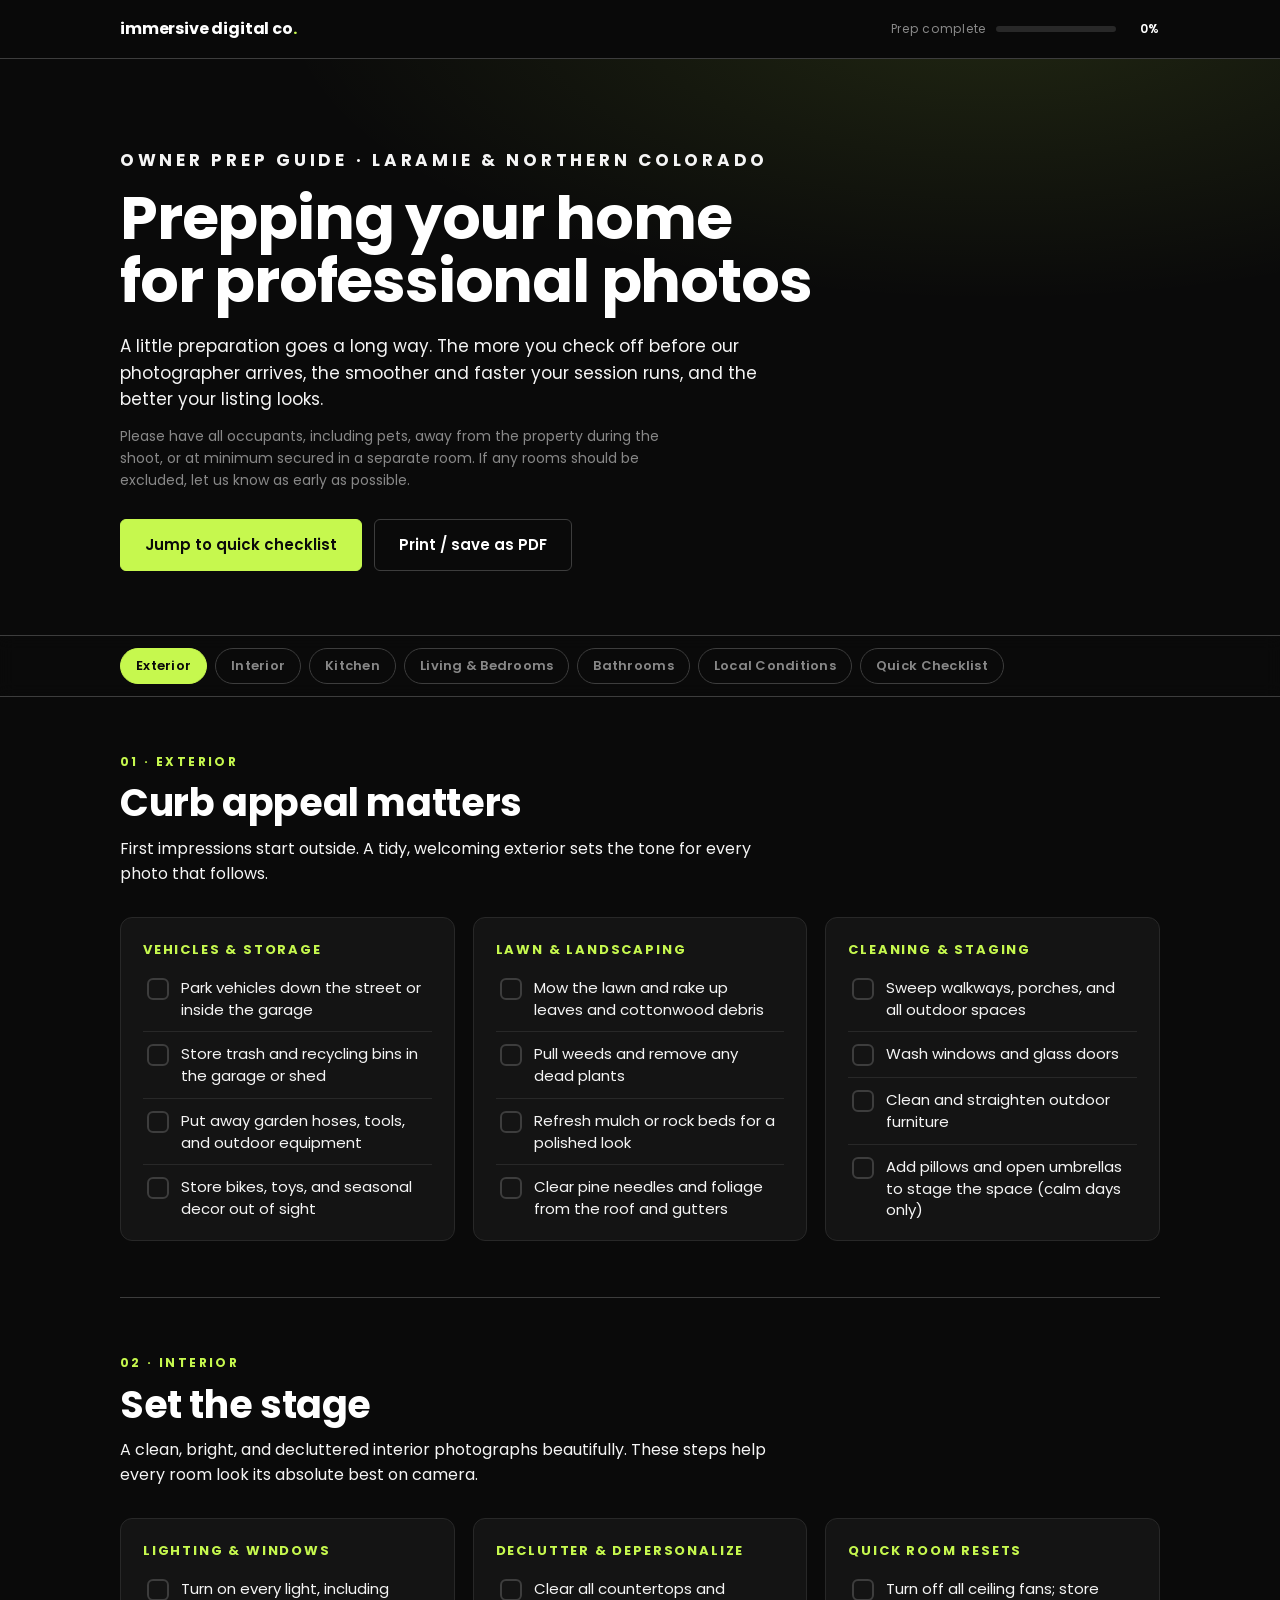
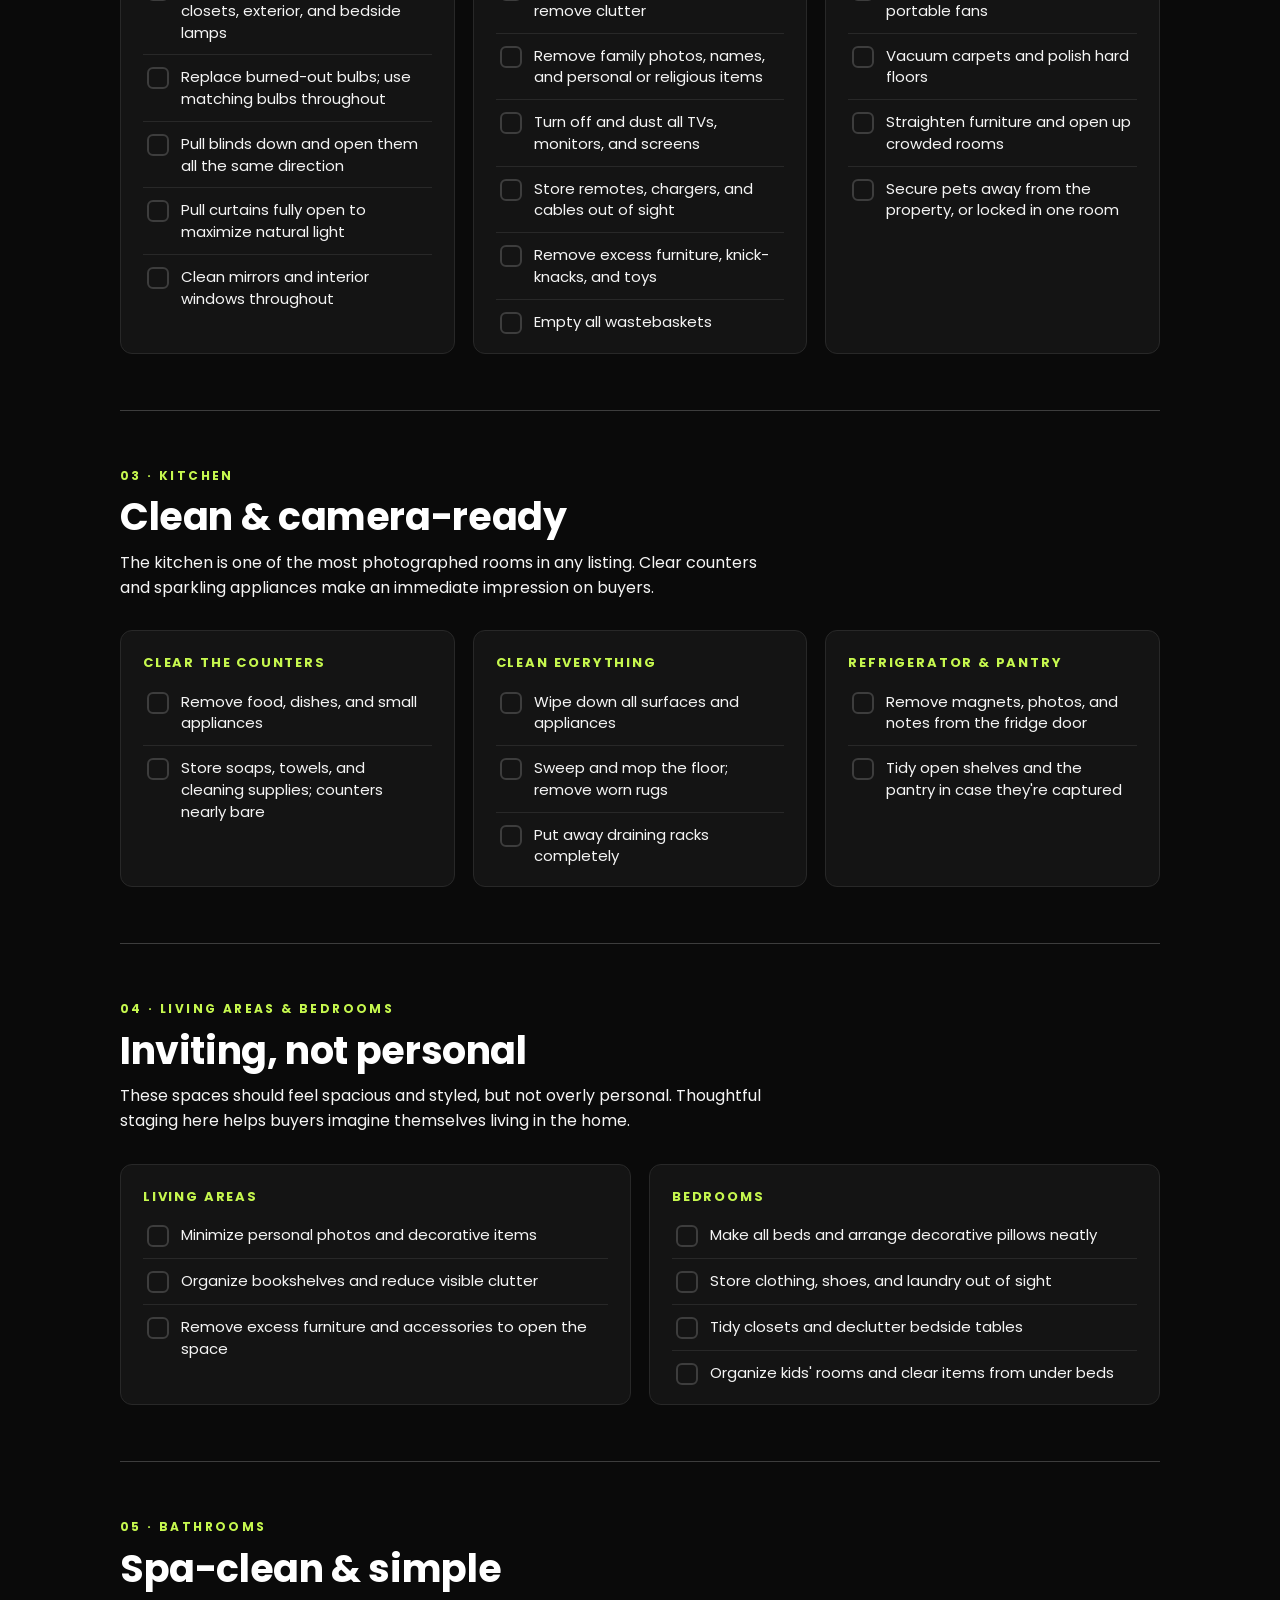
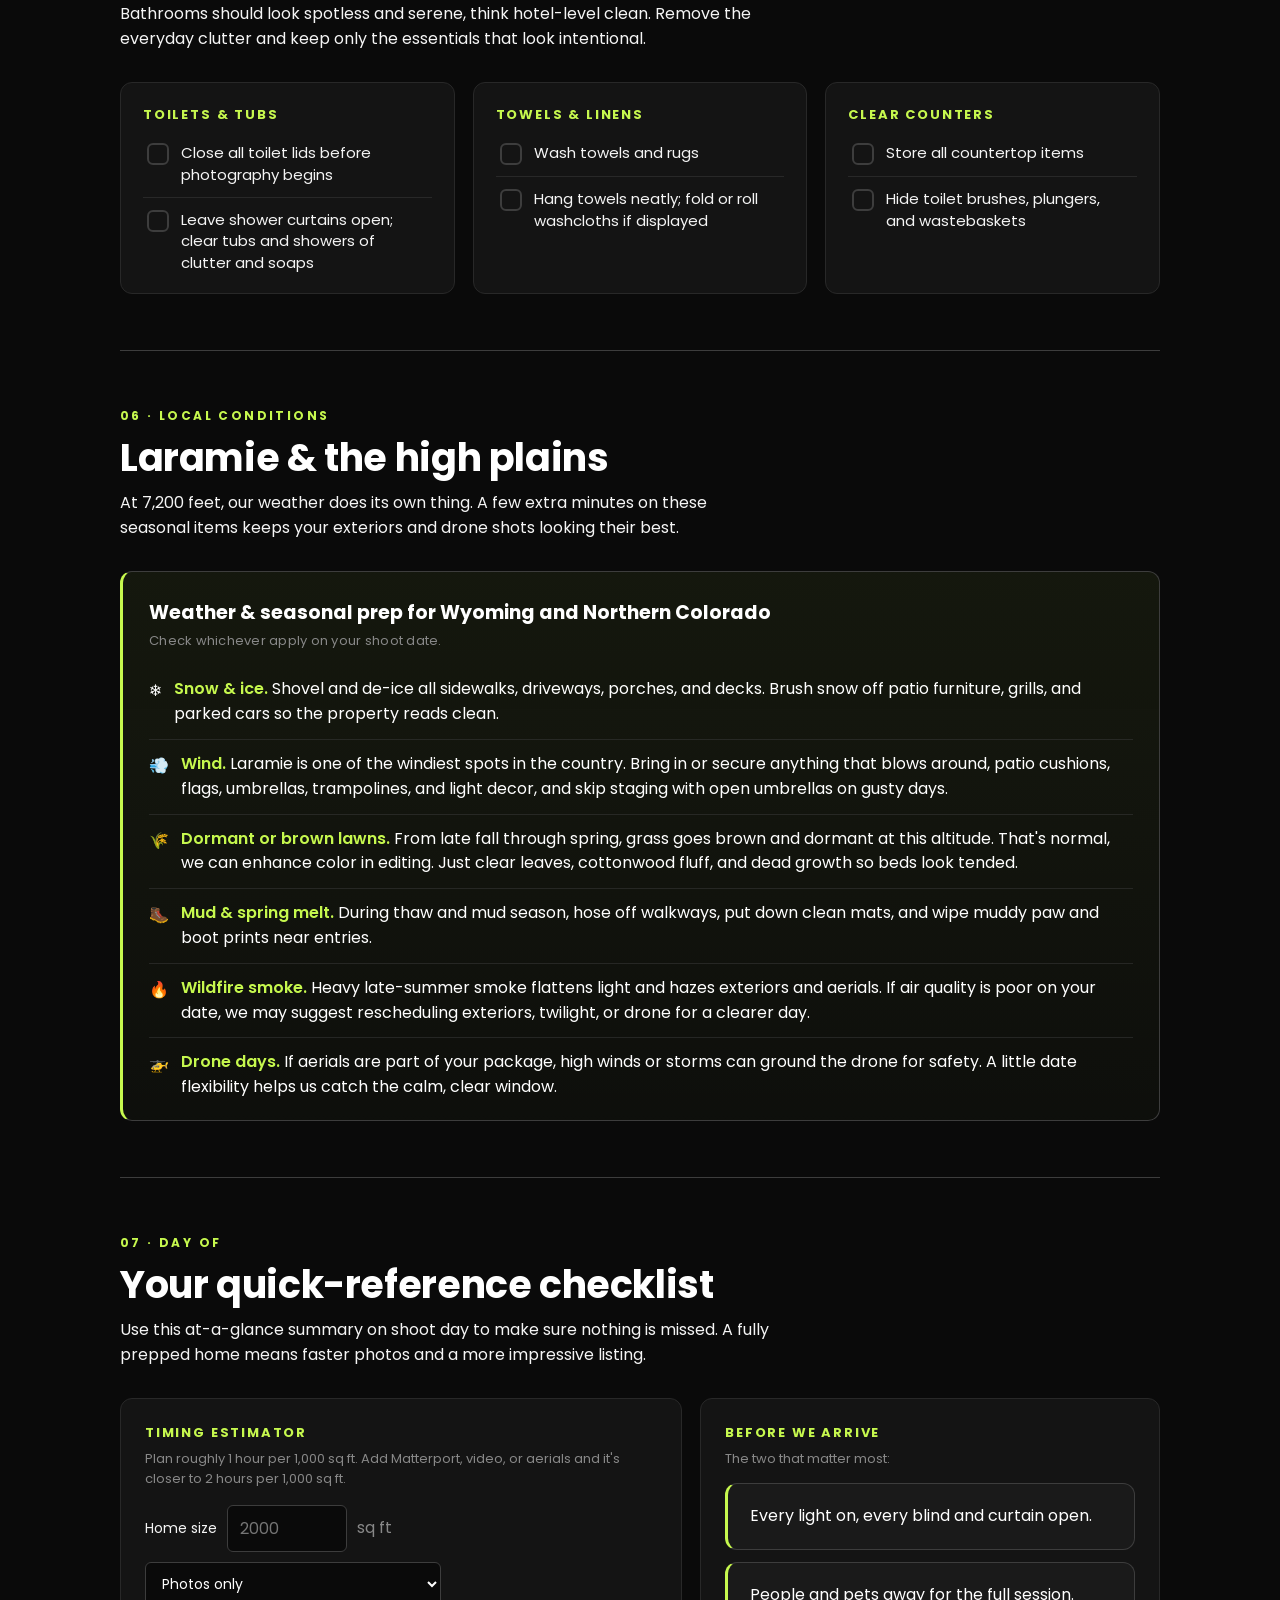
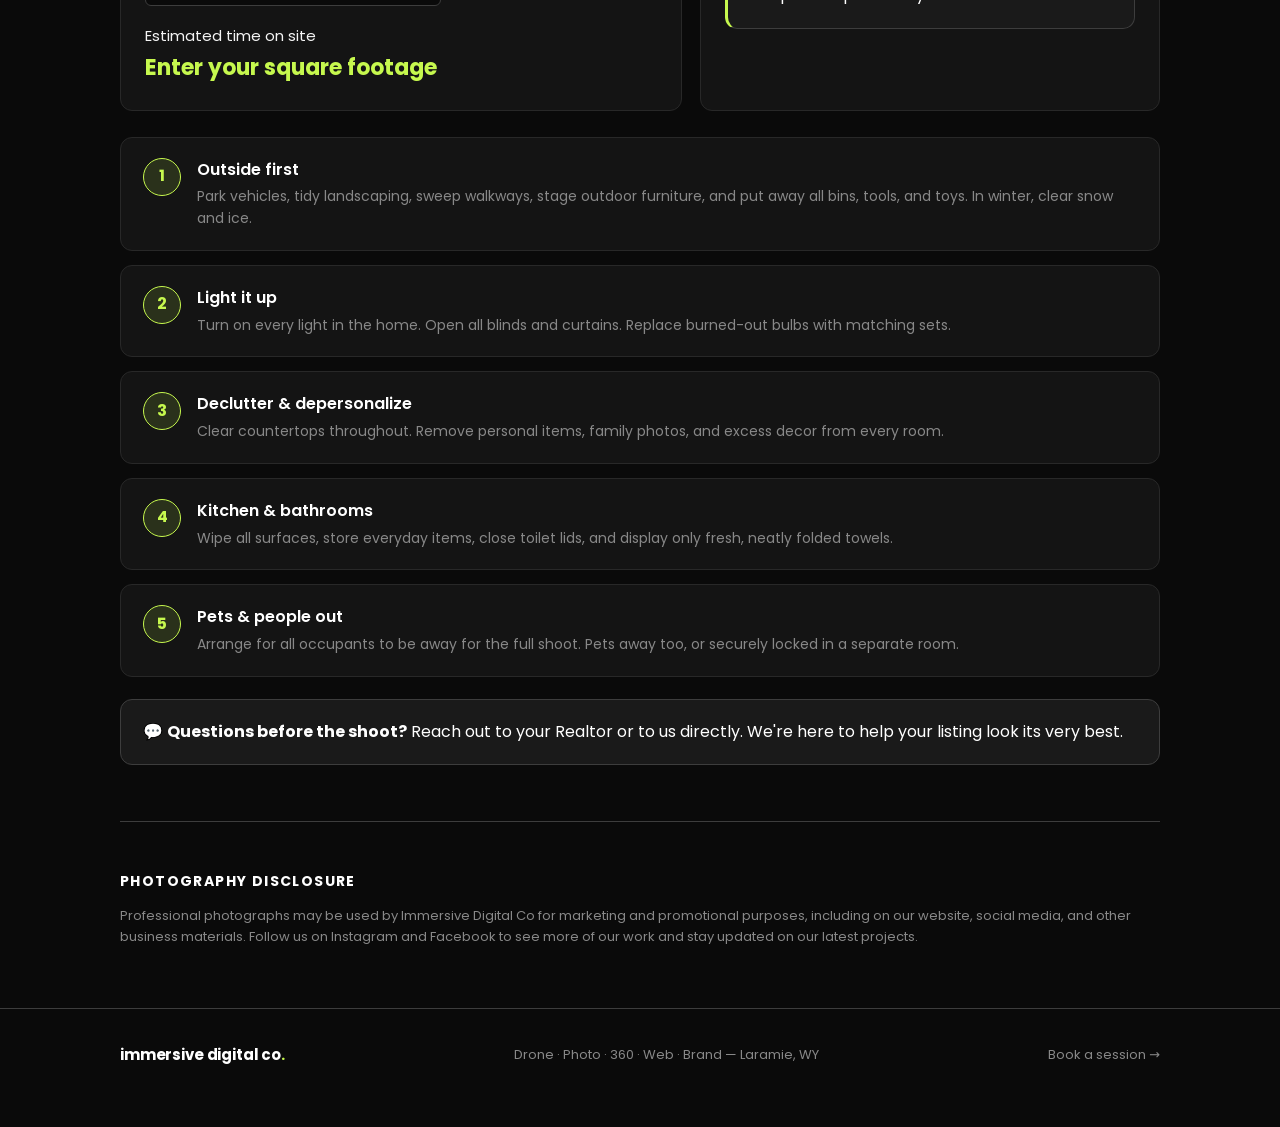
<file: prep/index.html>
<!doctype html>
<html lang="en">
<head>
<meta charset="utf-8">
<meta name="viewport" content="width=device-width, initial-scale=1">
<meta name="robots" content="noindex, nofollow">
<title>Prep Your Home for Photos · Immersive Digital Co</title>
<meta name="description" content="How to prepare your home for a professional real estate photography session with Immersive Digital Co in Laramie, Wyoming and Northern Colorado.">
<link rel="icon" href="../favicon.png">
<link rel="preconnect" href="https://fonts.googleapis.com">
<link rel="preconnect" href="https://fonts.gstatic.com" crossorigin>
<link href="https://fonts.googleapis.com/css2?family=Poppins:wght@400;500;600;700&display=swap" rel="stylesheet">
<style>
:root{
  --lime:#C6F84E; --lime-deep:#A8DA32; --lime-soft:rgba(198,248,78,.12);
  --black:#0A0A0A; --graphite:#1A1A1A; --card:#141414; --charcoal:#282828;
  --gray:#888; --gray-soft:#3D3D3D; --offwhite:#F5F5F5; --white:#fff;
  --font:"Poppins","Inter",system-ui,-apple-system,"Segoe UI",sans-serif;
}
*,*::before,*::after{box-sizing:border-box}
html{scroll-behavior:smooth}
body{
  margin:0; font-family:var(--font); background:var(--black); color:var(--white);
  font-size:16px; line-height:1.55; -webkit-font-smoothing:antialiased; text-rendering:optimizeLegibility;
}
a{color:var(--lime); text-decoration:none}
a:hover{color:var(--lime-deep)}
.wrap{max-width:1080px; margin:0 auto; padding:0 20px}

/* ---- sticky top bar + progress ---- */
.topbar{
  position:sticky; top:0; z-index:50; background:rgba(10,10,10,.88);
  backdrop-filter:blur(10px); border-bottom:1px solid var(--gray-soft);
}
.topbar .wrap{display:flex; align-items:center; justify-content:space-between; height:58px}
.wordmark{font-weight:700; letter-spacing:-.01em; text-transform:lowercase; font-size:16px; color:#fff}
.wordmark b{color:var(--lime)}
.progwrap{display:flex; align-items:center; gap:10px; font-size:12px; color:var(--gray); letter-spacing:.06em}
.progtrack{width:120px; height:6px; border-radius:999px; background:var(--charcoal); overflow:hidden}
.progbar{height:100%; width:0%; background:var(--lime); transition:width .35s cubic-bezier(.22,1,.36,1)}
.progpct{font-weight:600; color:var(--white); min-width:34px; text-align:right}
@media(max-width:560px){
  .topbar .wrap{height:52px}
  .wordmark{font-size:14px}
  .progwrap .print-hide{display:none}
  .progtrack{width:72px}
  .chips{top:52px}
}

/* ---- hero ---- */
.hero{position:relative; padding:88px 0 64px; overflow:hidden; border-bottom:1px solid var(--gray-soft)}
.hero::before{
  content:""; position:absolute; inset:0; z-index:0;
  background:radial-gradient(1200px 500px at 78% -10%, var(--lime-soft), transparent 60%);
}
.hero .wrap{position:relative; z-index:1}
.eyebrow{font-size:12px; font-weight:700; letter-spacing:.22em; text-transform:uppercase; color:var(--lime); margin:0 0 16px}
.hero h1{font-weight:700; font-size:clamp(34px,6vw,60px); line-height:1.05; letter-spacing:-.02em; margin:0 0 20px; text-wrap:balance}
.hero p{max-width:62ch; color:var(--offwhite); font-size:17px; margin:0 0 14px}
.hero .fine{color:var(--gray); font-size:14px; max-width:62ch}
.rule{height:2px; border:0; width:100%; margin:26px 0; background:linear-gradient(to right,var(--lime) 0%,var(--lime) 70%,rgba(198,248,78,0) 100%)}
.cta-row{display:flex; flex-wrap:wrap; gap:12px; margin-top:28px}
.btn{
  display:inline-flex; align-items:center; gap:8px; font-weight:600; font-size:15px; cursor:pointer;
  padding:13px 24px; border-radius:6px; border:1px solid var(--lime); background:var(--lime); color:var(--black);
  transition:background .16s,box-shadow .16s,transform .16s; text-decoration:none;
}
.btn:hover{background:var(--lime-deep); border-color:var(--lime-deep); color:var(--black); box-shadow:0 10px 28px -10px rgba(198,248,78,.45)}
.btn.ghost{background:transparent; color:#fff; border-color:var(--gray-soft)}
.btn.ghost:hover{background:var(--graphite); color:#fff; box-shadow:none; border-color:var(--charcoal)}

/* ---- section anchors nav ---- */
.chips{position:sticky; top:58px; z-index:40; background:rgba(10,10,10,.9); backdrop-filter:blur(8px);
  border-bottom:1px solid var(--gray-soft); padding:12px 0}
.chips .wrap{display:flex; gap:8px; overflow-x:auto; -webkit-overflow-scrolling:touch; scrollbar-width:none}
.chips .wrap::-webkit-scrollbar{display:none}
.chip{white-space:nowrap; font-size:13px; font-weight:600; letter-spacing:.02em; color:var(--gray);
  border:1px solid var(--gray-soft); border-radius:999px; padding:7px 15px; transition:.16s}
.chip:hover{color:#fff; border-color:var(--charcoal)}
.chip.active{color:var(--black); background:var(--lime); border-color:var(--lime)}

/* ---- sections ---- */
section.block{padding:56px 0; border-bottom:1px solid var(--gray-soft); scroll-margin-top:120px}
.sec-eyebrow{font-size:12px; font-weight:700; letter-spacing:.2em; text-transform:uppercase; color:var(--lime); margin:0 0 10px}
.block h2{font-weight:700; font-size:clamp(26px,4vw,38px); line-height:1.15; letter-spacing:-.01em; margin:0 0 12px}
.block .lead{color:var(--offwhite); max-width:66ch; margin:0 0 30px; font-size:16px}
.grid{display:grid; grid-template-columns:repeat(auto-fit,minmax(280px,1fr)); gap:18px}
.pcard{background:var(--card); border:1px solid var(--charcoal); border-radius:12px; padding:22px 22px 8px}
.pcard h3{font-size:13px; font-weight:700; letter-spacing:.14em; text-transform:uppercase; color:var(--lime); margin:0 0 6px}

/* ---- check items ---- */
ul.checks{list-style:none; margin:0; padding:0}
ul.checks li{margin:0}
.check{display:flex; gap:12px; align-items:flex-start; padding:11px 4px; cursor:pointer; user-select:none;
  border-bottom:1px solid rgba(61,61,61,.5)}
.pcard ul.checks li:last-child .check{border-bottom:0}
.check input{position:absolute; opacity:0; width:0; height:0}
.box{flex:0 0 auto; width:22px; height:22px; border-radius:6px; border:2px solid var(--gray-soft);
  margin-top:1px; display:flex; align-items:center; justify-content:center; transition:.16s; background:transparent;
  font-size:13px; font-weight:700; color:transparent}
.box svg{width:13px; height:13px; opacity:0; transform:scale(.5); transition:.16s}
.check .txt{font-size:15px; color:var(--offwhite); line-height:1.45; transition:.16s}
.check:hover .box{border-color:var(--lime)}
.check.done .box{background:var(--lime); border-color:var(--lime); color:var(--black)}
.check.done .box svg{opacity:1; transform:scale(1)}
.check.done .txt{color:var(--gray); text-decoration:line-through; text-decoration-color:var(--gray-soft)}

/* ---- local conditions callout ---- */
.local{background:linear-gradient(180deg,rgba(198,248,78,.06),rgba(198,248,78,.02));
  border:1px solid var(--gray-soft); border-left:3px solid var(--lime); border-radius:12px; padding:26px 26px 8px; margin-top:8px}
.local h3{margin:0 0 4px; font-size:19px; font-weight:700; color:#fff}
.local .sub{color:var(--gray); font-size:13px; margin:0 0 14px; letter-spacing:.02em}
.local ul{list-style:none; margin:0; padding:0}
.local li{padding:12px 0; border-bottom:1px solid rgba(61,61,61,.5); display:flex; gap:12px; align-items:flex-start}
.local li:last-child{border-bottom:0}
.local li b{color:var(--lime); font-weight:600}
.local .ic{flex:0 0 auto; margin-top:2px}

/* ---- timing estimator ---- */
.tools{display:grid; grid-template-columns:1.1fr .9fr; gap:18px; margin-top:8px}
@media(max-width:720px){.tools{grid-template-columns:1fr}}
.tool{background:var(--card); border:1px solid var(--charcoal); border-radius:12px; padding:24px}
.tool h3{margin:0 0 6px; font-size:13px; font-weight:700; letter-spacing:.14em; text-transform:uppercase; color:var(--lime)}
.tool p.note{color:var(--gray); font-size:13px; margin:0 0 16px}
.estrow{display:flex; gap:10px; align-items:center; flex-wrap:wrap}
.estrow label{font-size:14px; color:var(--offwhite)}
.estrow input{width:120px; background:var(--black); border:1px solid var(--gray-soft); border-radius:6px;
  color:#fff; font-family:inherit; font-size:16px; padding:10px 12px}
.estrow input:focus{outline:none; border-color:var(--lime)}
.estrow select{background:var(--black); border:1px solid var(--gray-soft); border-radius:6px; color:#fff;
  font-family:inherit; font-size:14px; padding:10px 12px}
.estout{margin-top:18px; font-size:15px; color:var(--offwhite)}
.estout b{color:var(--lime); font-size:22px; font-weight:700; display:block; margin-top:4px}

/* ---- quick checklist / steps ---- */
.steps{counter-reset:step; display:grid; gap:14px}
.step{display:flex; gap:16px; background:var(--card); border:1px solid var(--charcoal); border-radius:12px; padding:20px 22px}
.step .num{counter-increment:step; flex:0 0 auto; width:38px; height:38px; border-radius:999px; background:var(--lime-soft);
  border:1px solid var(--lime); color:var(--lime); font-weight:700; display:flex; align-items:center; justify-content:center; font-size:16px}
.step .num::before{content:counter(step)}
.step h4{margin:0 0 4px; font-size:16px; font-weight:600; color:#fff}
.step p{margin:0; color:var(--gray); font-size:14px}

/* ---- info notes ---- */
.note-card{background:var(--graphite); border:1px solid var(--gray-soft); border-radius:12px; padding:20px 22px; margin-top:18px}
.note-card b{color:#fff}
.note-card.lime{border-left:3px solid var(--lime)}

/* ---- disclosure + footer ---- */
.disclosure{padding:48px 0; color:var(--gray); font-size:13px; line-height:1.6}
.disclosure h4{color:#fff; font-size:14px; letter-spacing:.1em; text-transform:uppercase; margin:0 0 10px}
footer{border-top:1px solid var(--gray-soft); padding:34px 0 60px; color:var(--gray); font-size:13px}
footer .wrap{display:flex; flex-wrap:wrap; gap:14px; justify-content:space-between; align-items:center}
footer a{color:var(--gray)}
footer a:hover{color:var(--lime)}

/* ---- print: flatten to clean black-on-white ---- */
@media print{
  *{ background:transparent !important; background-image:none !important;
     box-shadow:none !important; text-shadow:none !important; color:#111 !important; }
  html,body{ background:#fff !important; font-size:11.5pt; line-height:1.4; }
  .topbar,.chips,.cta-row,#estTool,.print-hide,.hero::before{ display:none !important; }
  .wrap{ max-width:100%; padding:0 6px; }
  .hero{ padding:0 0 10px; border:0; }
  .hero h1{ font-size:22pt; margin:0 0 8px; }
  .hero p{ margin:0 0 6px; }
  .eyebrow,.sec-eyebrow{ font-size:9pt; letter-spacing:.12em; }
  section.block{ padding:12px 0; border-bottom:1px solid #ccc; }
  .block h2{ font-size:15pt; margin:0 0 6px; }
  .block .lead{ margin:0 0 12px; }
  .grid,.tools{ display:block; }
  .pcard,.step,.note-card,.local,.tool{ border:1px solid #bbb !important; border-radius:6px;
    padding:10px 14px; margin:0 0 10px; break-inside:avoid; }
  .local{ border-left:2px solid #111 !important; }
  .local li,.check{ border-bottom:1px solid #eee !important; }
  .check{ padding:5px 2px; }
  .box{ border:1.5px solid #111 !important; color:transparent !important; width:14px; height:14px; }
  .check.done .box{ color:#111 !important; }
  .check.done .txt{ color:#555 !important; text-decoration:line-through; }
  .step .num{ border:1px solid #111 !important; }
  .rule{ background:#111 !important; height:1px; }
  a{ text-decoration:none; }
  footer{ border-top:1px solid #ccc; }
}
</style>
</head>
<body>

<!-- ============ TOP BAR ============ -->
<div class="topbar">
  <div class="wrap">
    <a class="wordmark" href="https://immersivedigital.co">immersive digital co<b>.</b></a>
    <div class="progwrap">
      <span class="print-hide">Prep complete</span>
      <div class="progtrack"><div class="progbar" id="progbar"></div></div>
      <span class="progpct" id="progpct">0%</span>
    </div>
  </div>
</div>

<!-- ============ HERO ============ -->
<div class="hero">
  <div class="wrap">
    <p class="eyebrow">Owner Prep Guide · Laramie &amp; Northern Colorado</p>
    <h1>Prepping your home for professional photos</h1>
    <p>A little preparation goes a long way. The more you check off before our photographer arrives, the smoother and faster your session runs, and the better your listing looks.</p>
    <p class="fine">Please have all occupants, including pets, away from the property during the shoot, or at minimum secured in a separate room. If any rooms should be excluded, let us know as early as possible.</p>
    <div class="cta-row">
      <a class="btn" href="#checklist">Jump to quick checklist</a>
      <a class="btn ghost" href="#" id="printBtn">Print / save as PDF</a>
    </div>
  </div>
</div>

<!-- ============ CHIPS ============ -->
<nav class="chips" id="chips">
  <div class="wrap">
    <a class="chip" href="#exterior">Exterior</a>
    <a class="chip" href="#interior">Interior</a>
    <a class="chip" href="#kitchen">Kitchen</a>
    <a class="chip" href="#living">Living &amp; Bedrooms</a>
    <a class="chip" href="#bath">Bathrooms</a>
    <a class="chip" href="#local">Local Conditions</a>
    <a class="chip" href="#checklist">Quick Checklist</a>
  </div>
</nav>

<div class="wrap">

<!-- ============ EXTERIOR ============ -->
<section class="block" id="exterior">
  <p class="sec-eyebrow">01 · Exterior</p>
  <h2>Curb appeal matters</h2>
  <p class="lead">First impressions start outside. A tidy, welcoming exterior sets the tone for every photo that follows.</p>
  <div class="grid">
    <div class="pcard">
      <h3>Vehicles &amp; Storage</h3>
      <ul class="checks">
        <li><label class="check"><input type="checkbox"><span class="box">✓</span><span class="txt">Park vehicles down the street or inside the garage</span></label></li>
        <li><label class="check"><input type="checkbox"><span class="box">✓</span><span class="txt">Store trash and recycling bins in the garage or shed</span></label></li>
        <li><label class="check"><input type="checkbox"><span class="box">✓</span><span class="txt">Put away garden hoses, tools, and outdoor equipment</span></label></li>
        <li><label class="check"><input type="checkbox"><span class="box">✓</span><span class="txt">Store bikes, toys, and seasonal decor out of sight</span></label></li>
      </ul>
    </div>
    <div class="pcard">
      <h3>Lawn &amp; Landscaping</h3>
      <ul class="checks">
        <li><label class="check"><input type="checkbox"><span class="box">✓</span><span class="txt">Mow the lawn and rake up leaves and cottonwood debris</span></label></li>
        <li><label class="check"><input type="checkbox"><span class="box">✓</span><span class="txt">Pull weeds and remove any dead plants</span></label></li>
        <li><label class="check"><input type="checkbox"><span class="box">✓</span><span class="txt">Refresh mulch or rock beds for a polished look</span></label></li>
        <li><label class="check"><input type="checkbox"><span class="box">✓</span><span class="txt">Clear pine needles and foliage from the roof and gutters</span></label></li>
      </ul>
    </div>
    <div class="pcard">
      <h3>Cleaning &amp; Staging</h3>
      <ul class="checks">
        <li><label class="check"><input type="checkbox"><span class="box">✓</span><span class="txt">Sweep walkways, porches, and all outdoor spaces</span></label></li>
        <li><label class="check"><input type="checkbox"><span class="box">✓</span><span class="txt">Wash windows and glass doors</span></label></li>
        <li><label class="check"><input type="checkbox"><span class="box">✓</span><span class="txt">Clean and straighten outdoor furniture</span></label></li>
        <li><label class="check"><input type="checkbox"><span class="box">✓</span><span class="txt">Add pillows and open umbrellas to stage the space (calm days only)</span></label></li>
      </ul>
    </div>
  </div>
</section>

<!-- ============ INTERIOR ============ -->
<section class="block" id="interior">
  <p class="sec-eyebrow">02 · Interior</p>
  <h2>Set the stage</h2>
  <p class="lead">A clean, bright, and decluttered interior photographs beautifully. These steps help every room look its absolute best on camera.</p>
  <div class="grid">
    <div class="pcard">
      <h3>Lighting &amp; Windows</h3>
      <ul class="checks">
        <li><label class="check"><input type="checkbox"><span class="box">✓</span><span class="txt">Turn on every light, including closets, exterior, and bedside lamps</span></label></li>
        <li><label class="check"><input type="checkbox"><span class="box">✓</span><span class="txt">Replace burned-out bulbs; use matching bulbs throughout</span></label></li>
        <li><label class="check"><input type="checkbox"><span class="box">✓</span><span class="txt">Pull blinds down and open them all the same direction</span></label></li>
        <li><label class="check"><input type="checkbox"><span class="box">✓</span><span class="txt">Pull curtains fully open to maximize natural light</span></label></li>
        <li><label class="check"><input type="checkbox"><span class="box">✓</span><span class="txt">Clean mirrors and interior windows throughout</span></label></li>
      </ul>
    </div>
    <div class="pcard">
      <h3>Declutter &amp; Depersonalize</h3>
      <ul class="checks">
        <li><label class="check"><input type="checkbox"><span class="box">✓</span><span class="txt">Clear all countertops and remove clutter</span></label></li>
        <li><label class="check"><input type="checkbox"><span class="box">✓</span><span class="txt">Remove family photos, names, and personal or religious items</span></label></li>
        <li><label class="check"><input type="checkbox"><span class="box">✓</span><span class="txt">Turn off and dust all TVs, monitors, and screens</span></label></li>
        <li><label class="check"><input type="checkbox"><span class="box">✓</span><span class="txt">Store remotes, chargers, and cables out of sight</span></label></li>
        <li><label class="check"><input type="checkbox"><span class="box">✓</span><span class="txt">Remove excess furniture, knick-knacks, and toys</span></label></li>
        <li><label class="check"><input type="checkbox"><span class="box">✓</span><span class="txt">Empty all wastebaskets</span></label></li>
      </ul>
    </div>
    <div class="pcard">
      <h3>Quick Room Resets</h3>
      <ul class="checks">
        <li><label class="check"><input type="checkbox"><span class="box">✓</span><span class="txt">Turn off all ceiling fans; store portable fans</span></label></li>
        <li><label class="check"><input type="checkbox"><span class="box">✓</span><span class="txt">Vacuum carpets and polish hard floors</span></label></li>
        <li><label class="check"><input type="checkbox"><span class="box">✓</span><span class="txt">Straighten furniture and open up crowded rooms</span></label></li>
        <li><label class="check"><input type="checkbox"><span class="box">✓</span><span class="txt">Secure pets away from the property, or locked in one room</span></label></li>
      </ul>
    </div>
  </div>
</section>

<!-- ============ KITCHEN ============ -->
<section class="block" id="kitchen">
  <p class="sec-eyebrow">03 · Kitchen</p>
  <h2>Clean &amp; camera-ready</h2>
  <p class="lead">The kitchen is one of the most photographed rooms in any listing. Clear counters and sparkling appliances make an immediate impression on buyers.</p>
  <div class="grid">
    <div class="pcard">
      <h3>Clear the Counters</h3>
      <ul class="checks">
        <li><label class="check"><input type="checkbox"><span class="box">✓</span><span class="txt">Remove food, dishes, and small appliances</span></label></li>
        <li><label class="check"><input type="checkbox"><span class="box">✓</span><span class="txt">Store soaps, towels, and cleaning supplies; counters nearly bare</span></label></li>
      </ul>
    </div>
    <div class="pcard">
      <h3>Clean Everything</h3>
      <ul class="checks">
        <li><label class="check"><input type="checkbox"><span class="box">✓</span><span class="txt">Wipe down all surfaces and appliances</span></label></li>
        <li><label class="check"><input type="checkbox"><span class="box">✓</span><span class="txt">Sweep and mop the floor; remove worn rugs</span></label></li>
        <li><label class="check"><input type="checkbox"><span class="box">✓</span><span class="txt">Put away draining racks completely</span></label></li>
      </ul>
    </div>
    <div class="pcard">
      <h3>Refrigerator &amp; Pantry</h3>
      <ul class="checks">
        <li><label class="check"><input type="checkbox"><span class="box">✓</span><span class="txt">Remove magnets, photos, and notes from the fridge door</span></label></li>
        <li><label class="check"><input type="checkbox"><span class="box">✓</span><span class="txt">Tidy open shelves and the pantry in case they're captured</span></label></li>
      </ul>
    </div>
  </div>
</section>

<!-- ============ LIVING & BEDROOMS ============ -->
<section class="block" id="living">
  <p class="sec-eyebrow">04 · Living Areas &amp; Bedrooms</p>
  <h2>Inviting, not personal</h2>
  <p class="lead">These spaces should feel spacious and styled, but not overly personal. Thoughtful staging here helps buyers imagine themselves living in the home.</p>
  <div class="grid">
    <div class="pcard">
      <h3>Living Areas</h3>
      <ul class="checks">
        <li><label class="check"><input type="checkbox"><span class="box">✓</span><span class="txt">Minimize personal photos and decorative items</span></label></li>
        <li><label class="check"><input type="checkbox"><span class="box">✓</span><span class="txt">Organize bookshelves and reduce visible clutter</span></label></li>
        <li><label class="check"><input type="checkbox"><span class="box">✓</span><span class="txt">Remove excess furniture and accessories to open the space</span></label></li>
      </ul>
    </div>
    <div class="pcard">
      <h3>Bedrooms</h3>
      <ul class="checks">
        <li><label class="check"><input type="checkbox"><span class="box">✓</span><span class="txt">Make all beds and arrange decorative pillows neatly</span></label></li>
        <li><label class="check"><input type="checkbox"><span class="box">✓</span><span class="txt">Store clothing, shoes, and laundry out of sight</span></label></li>
        <li><label class="check"><input type="checkbox"><span class="box">✓</span><span class="txt">Tidy closets and declutter bedside tables</span></label></li>
        <li><label class="check"><input type="checkbox"><span class="box">✓</span><span class="txt">Organize kids' rooms and clear items from under beds</span></label></li>
      </ul>
    </div>
  </div>
</section>

<!-- ============ BATHROOMS ============ -->
<section class="block" id="bath">
  <p class="sec-eyebrow">05 · Bathrooms</p>
  <h2>Spa-clean &amp; simple</h2>
  <p class="lead">Bathrooms should look spotless and serene, think hotel-level clean. Remove the everyday clutter and keep only the essentials that look intentional.</p>
  <div class="grid">
    <div class="pcard">
      <h3>Toilets &amp; Tubs</h3>
      <ul class="checks">
        <li><label class="check"><input type="checkbox"><span class="box">✓</span><span class="txt">Close all toilet lids before photography begins</span></label></li>
        <li><label class="check"><input type="checkbox"><span class="box">✓</span><span class="txt">Leave shower curtains open; clear tubs and showers of clutter and soaps</span></label></li>
      </ul>
    </div>
    <div class="pcard">
      <h3>Towels &amp; Linens</h3>
      <ul class="checks">
        <li><label class="check"><input type="checkbox"><span class="box">✓</span><span class="txt">Wash towels and rugs</span></label></li>
        <li><label class="check"><input type="checkbox"><span class="box">✓</span><span class="txt">Hang towels neatly; fold or roll washcloths if displayed</span></label></li>
      </ul>
    </div>
    <div class="pcard">
      <h3>Clear Counters</h3>
      <ul class="checks">
        <li><label class="check"><input type="checkbox"><span class="box">✓</span><span class="txt">Store all countertop items</span></label></li>
        <li><label class="check"><input type="checkbox"><span class="box">✓</span><span class="txt">Hide toilet brushes, plungers, and wastebaskets</span></label></li>
      </ul>
    </div>
  </div>
</section>

<!-- ============ LOCAL CONDITIONS ============ -->
<section class="block" id="local">
  <p class="sec-eyebrow">06 · Local Conditions</p>
  <h2>Laramie &amp; the high plains</h2>
  <p class="lead">At 7,200 feet, our weather does its own thing. A few extra minutes on these seasonal items keeps your exteriors and drone shots looking their best.</p>
  <div class="local">
    <h3>Weather &amp; seasonal prep for Wyoming and Northern Colorado</h3>
    <p class="sub">Check whichever apply on your shoot date.</p>
    <ul>
      <li><span class="ic">❄️</span><span><b>Snow &amp; ice.</b> Shovel and de-ice all sidewalks, driveways, porches, and decks. Brush snow off patio furniture, grills, and parked cars so the property reads clean.</span></li>
      <li><span class="ic">💨</span><span><b>Wind.</b> Laramie is one of the windiest spots in the country. Bring in or secure anything that blows around, patio cushions, flags, umbrellas, trampolines, and light decor, and skip staging with open umbrellas on gusty days.</span></li>
      <li><span class="ic">🌾</span><span><b>Dormant or brown lawns.</b> From late fall through spring, grass goes brown and dormant at this altitude. That's normal, we can enhance color in editing. Just clear leaves, cottonwood fluff, and dead growth so beds look tended.</span></li>
      <li><span class="ic">🥾</span><span><b>Mud &amp; spring melt.</b> During thaw and mud season, hose off walkways, put down clean mats, and wipe muddy paw and boot prints near entries.</span></li>
      <li><span class="ic">🔥</span><span><b>Wildfire smoke.</b> Heavy late-summer smoke flattens light and hazes exteriors and aerials. If air quality is poor on your date, we may suggest rescheduling exteriors, twilight, or drone for a clearer day.</span></li>
      <li><span class="ic">🚁</span><span><b>Drone days.</b> If aerials are part of your package, high winds or storms can ground the drone for safety. A little date flexibility helps us catch the calm, clear window.</span></li>
    </ul>
  </div>
</section>

<!-- ============ QUICK CHECKLIST ============ -->
<section class="block" id="checklist">
  <p class="sec-eyebrow">07 · Day Of</p>
  <h2>Your quick-reference checklist</h2>
  <p class="lead">Use this at-a-glance summary on shoot day to make sure nothing is missed. A fully prepped home means faster photos and a more impressive listing.</p>

  <div class="tools">
    <div class="tool" id="estTool">
      <h3>Timing estimator</h3>
      <p class="note">Plan roughly 1 hour per 1,000 sq ft. Add Matterport, video, or aerials and it's closer to 2 hours per 1,000 sq ft.</p>
      <div class="estrow">
        <label for="sqft">Home size</label>
        <input type="number" id="sqft" min="0" step="100" placeholder="2000" inputmode="numeric">
        <span style="color:var(--gray)">sq ft</span>
        <select id="pkg">
          <option value="1">Photos only</option>
          <option value="2">Photos + Matterport / video / drone</option>
        </select>
      </div>
      <div class="estout">Estimated time on site<b id="estval">Enter your square footage</b></div>
    </div>
    <div class="tool">
      <h3>Before we arrive</h3>
      <p class="note" style="margin-bottom:14px">The two that matter most:</p>
      <div class="note-card lime" style="margin:0 0 12px">Every light on, every blind and curtain open.</div>
      <div class="note-card lime" style="margin:0">People and pets away for the full session.</div>
    </div>
  </div>

  <div class="steps" style="margin-top:26px">
    <div class="step"><span class="num"></span><div><h4>Outside first</h4><p>Park vehicles, tidy landscaping, sweep walkways, stage outdoor furniture, and put away all bins, tools, and toys. In winter, clear snow and ice.</p></div></div>
    <div class="step"><span class="num"></span><div><h4>Light it up</h4><p>Turn on every light in the home. Open all blinds and curtains. Replace burned-out bulbs with matching sets.</p></div></div>
    <div class="step"><span class="num"></span><div><h4>Declutter &amp; depersonalize</h4><p>Clear countertops throughout. Remove personal items, family photos, and excess decor from every room.</p></div></div>
    <div class="step"><span class="num"></span><div><h4>Kitchen &amp; bathrooms</h4><p>Wipe all surfaces, store everyday items, close toilet lids, and display only fresh, neatly folded towels.</p></div></div>
    <div class="step"><span class="num"></span><div><h4>Pets &amp; people out</h4><p>Arrange for all occupants to be away for the full shoot. Pets away too, or securely locked in a separate room.</p></div></div>
  </div>

  <div class="note-card" style="margin-top:22px">💬 <b>Questions before the shoot?</b> Reach out to your Realtor or to us directly. We're here to help your listing look its very best.</div>
</section>

</div><!-- /.wrap -->

<!-- ============ DISCLOSURE ============ -->
<div class="wrap">
  <div class="disclosure">
    <h4>Photography Disclosure</h4>
    <p>Professional photographs may be used by Immersive Digital Co for marketing and promotional purposes, including on our website, social media, and other business materials. Follow us on Instagram and Facebook to see more of our work and stay updated on our latest projects.</p>
  </div>
</div>

<!-- ============ FOOTER ============ -->
<footer>
  <div class="wrap">
    <a class="wordmark" href="https://immersivedigital.co" style="font-size:15px">immersive digital co<b style="color:var(--lime)">.</b></a>
    <span>Drone · Photo · 360 · Web · Brand — Laramie, WY</span>
    <a href="https://immersivedigital.co/contact">Book a session →</a>
  </div>
</footer>

<script>
(function(){
  var STORAGE_KEY = "idc-prep-owners-v1";
  var checks = Array.prototype.slice.call(document.querySelectorAll(".check"));

  // assign stable ids by index
  checks.forEach(function(c,i){ c.dataset.k = "c"+i; });

  function load(){
    try{ return JSON.parse(localStorage.getItem(STORAGE_KEY) || "{}"); }catch(e){ return {}; }
  }
  function save(state){
    try{ localStorage.setItem(STORAGE_KEY, JSON.stringify(state)); }catch(e){}
  }

  var state = load();

  function apply(c){
    var on = !!state[c.dataset.k];
    c.classList.toggle("done", on);
    var input = c.querySelector("input");
    if(input) input.checked = on;
  }
  function updateProgress(){
    var done = checks.filter(function(c){ return state[c.dataset.k]; }).length;
    var pct = checks.length ? Math.round(done/checks.length*100) : 0;
    document.getElementById("progbar").style.width = pct + "%";
    document.getElementById("progpct").textContent = pct + "%";
  }

  checks.forEach(function(c){
    apply(c);
    c.addEventListener("click", function(e){
      // prevent double toggle from the hidden input
      if(e.target.tagName === "INPUT") return;
      e.preventDefault();
      state[c.dataset.k] = !state[c.dataset.k];
      apply(c); save(state); updateProgress();
    });
    var input = c.querySelector("input");
    if(input){
      input.addEventListener("change", function(){
        state[c.dataset.k] = input.checked;
        apply(c); save(state); updateProgress();
      });
    }
  });
  updateProgress();

  // print
  document.getElementById("printBtn").addEventListener("click", function(e){
    e.preventDefault(); window.print();
  });

  // timing estimator
  var sqft = document.getElementById("sqft");
  var pkg = document.getElementById("pkg");
  var out = document.getElementById("estval");
  function fmt(hours){
    var h = Math.floor(hours);
    var m = Math.round((hours - h) * 60 / 15) * 15;
    if(m === 60){ h += 1; m = 0; }
    var parts = [];
    if(h) parts.push(h + (h===1?" hr":" hrs"));
    if(m) parts.push(m + " min");
    return parts.length ? parts.join(" ") : "under 15 min";
  }
  function estimate(){
    var v = parseFloat(sqft.value);
    if(!v || v <= 0){ out.textContent = "Enter your square footage"; return; }
    var rate = parseFloat(pkg.value); // hours per 1000 sqft
    var hours = (v/1000) * rate;
    if(hours < 0.75) hours = 0.75; // sensible minimum
    out.textContent = "about " + fmt(hours);
  }
  sqft.addEventListener("input", estimate);
  pkg.addEventListener("change", estimate);

  // active chip on scroll
  var chipLinks = Array.prototype.slice.call(document.querySelectorAll(".chip"));
  var sections = chipLinks.map(function(a){ return document.querySelector(a.getAttribute("href")); });
  function onScroll(){
    var y = window.scrollY + 140;
    var idx = 0;
    sections.forEach(function(s,i){ if(s && s.offsetTop <= y) idx = i; });
    chipLinks.forEach(function(a,i){ a.classList.toggle("active", i === idx); });
  }
  window.addEventListener("scroll", onScroll, {passive:true});
  onScroll();
})();
</script>
</body>
</html>
</file>
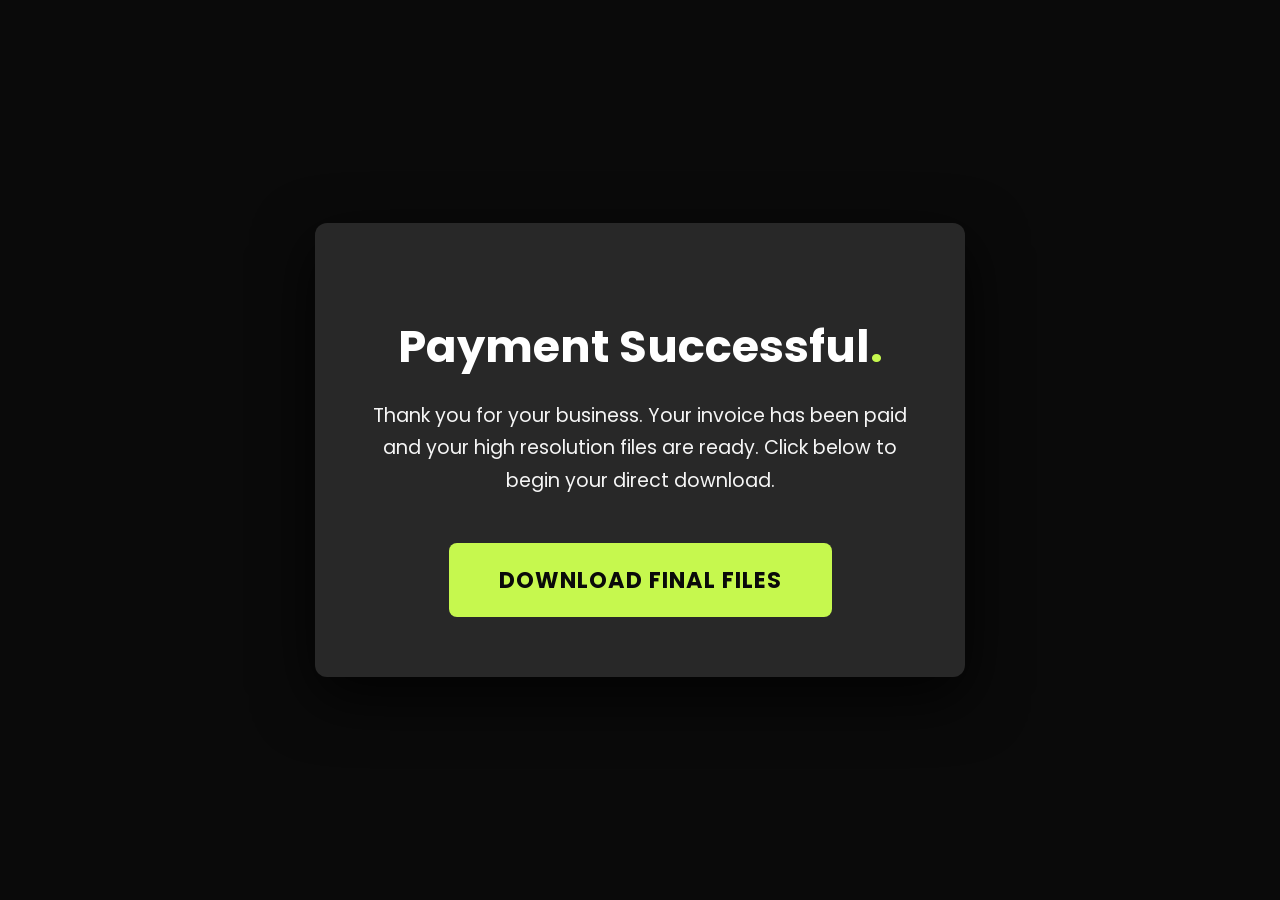
<file: romtex_success.html>
<!DOCTYPE html>
<html lang="en">
<head>
    <meta charset="UTF-8">
    <meta name="viewport" content="width=device-width, initial-scale=1.0">
    <title>Download Success | Immersive Digital Co</title>
    <link rel="icon" type="image/png" href="favicon.png">
    <link rel="preconnect" href="https://fonts.googleapis.com">
    <link rel="preconnect" href="https://fonts.gstatic.com" crossorigin>
    <link href="https://fonts.googleapis.com/css2?family=Poppins:wght@400;600;700;900&display=swap" rel="stylesheet">
    <style>
        *, *::before, *::after {
            box-sizing: border-box;
        }
        body {
            font-family: 'Poppins', sans-serif;
            background-color: #0A0A0A; 
            color: #FFFFFF; 
            margin: 0;
            padding: 100px 20px;
            display: flex;
            align-items: center;
            justify-content: center;
            min-height: 100vh;
        }
        .success-box {
            background-color: #282828; 
            padding: 60px 40px;
            border-radius: 12px;
            box-shadow: 0 20px 60px rgba(0,0,0,0.8);
            max-width: 650px;
            width: 100%;
            text-align: center;
        }
        h1 {
            font-size: 2.8rem;
            margin-bottom: 15px;
            font-weight: 700;
            color: #FFFFFF;
        }
        p {
            color: #F5F5F5; 
            font-size: 1.2rem;
            line-height: 1.7;
            margin-bottom: 45px;
            font-weight: 400;
        }
        .download-button {
            display: inline-block;
            background-color: #C6F84E; 
            color: #0A0A0A; 
            padding: 20px 50px;
            text-decoration: none;
            font-size: 1.4rem;
            font-weight: 700;
            border-radius: 8px;
            transition: background-color 0.3s ease, transform 0.2s ease;
            letter-spacing: 1px;
            text-transform: uppercase;
        }
        .download-button:hover {
            background-color: #b5e63d; 
            transform: translateY(-3px); 
        }
        .download-button:active {
            transform: translateY(1px); 
        }
        .brand-dot {
            color: #C6F84E;
        }
    </style>
</head>
<body>

    <div class="success-box">
        <h1>Payment Successful<span class="brand-dot">.</span></h1>
        <p>Thank you for your business. Your invoice has been paid and your high resolution files are ready. Click below to begin your direct download.</p>
        
        <a href="https://drive.google.com/uc?export=download&id=1zotPomCNoSSKDqlhcIlfs3m8mekjRjbd" class="download-button">Download Final Files</a>
    </div>

</body>
</html>
</file>
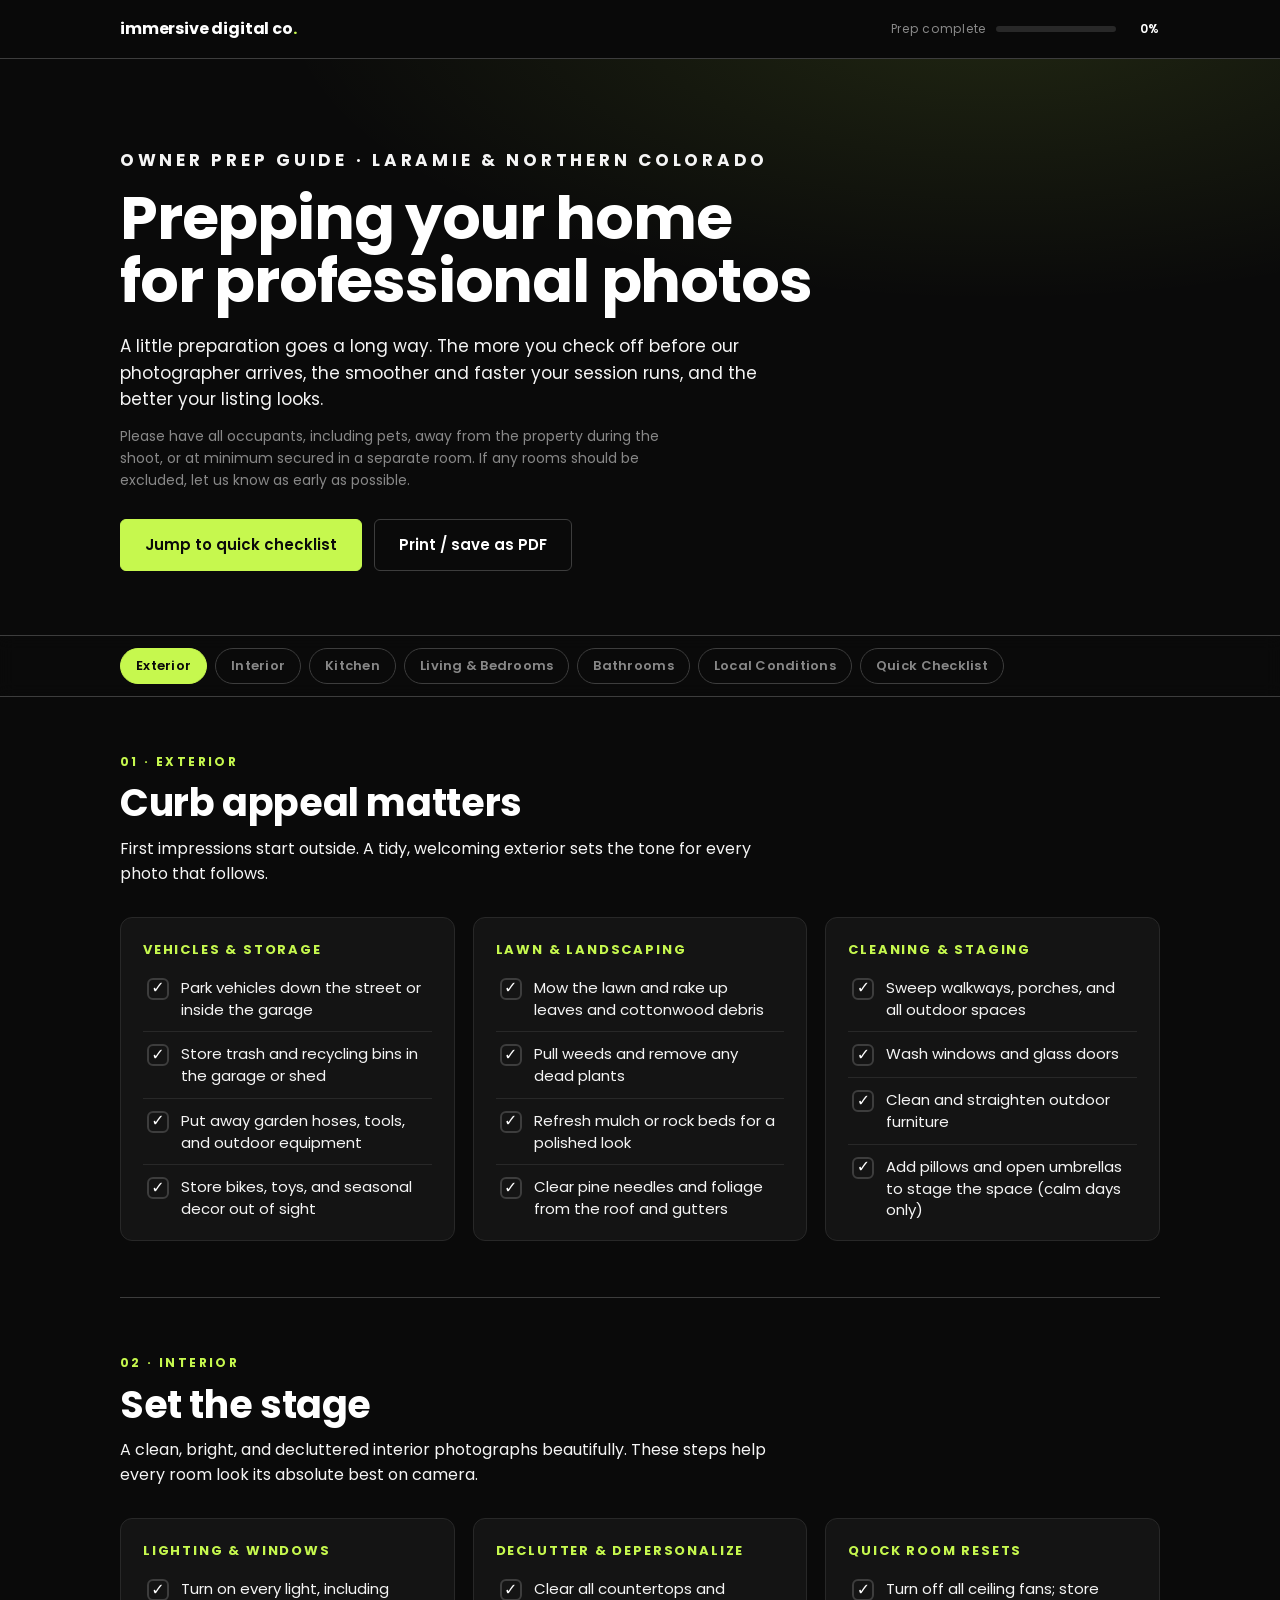
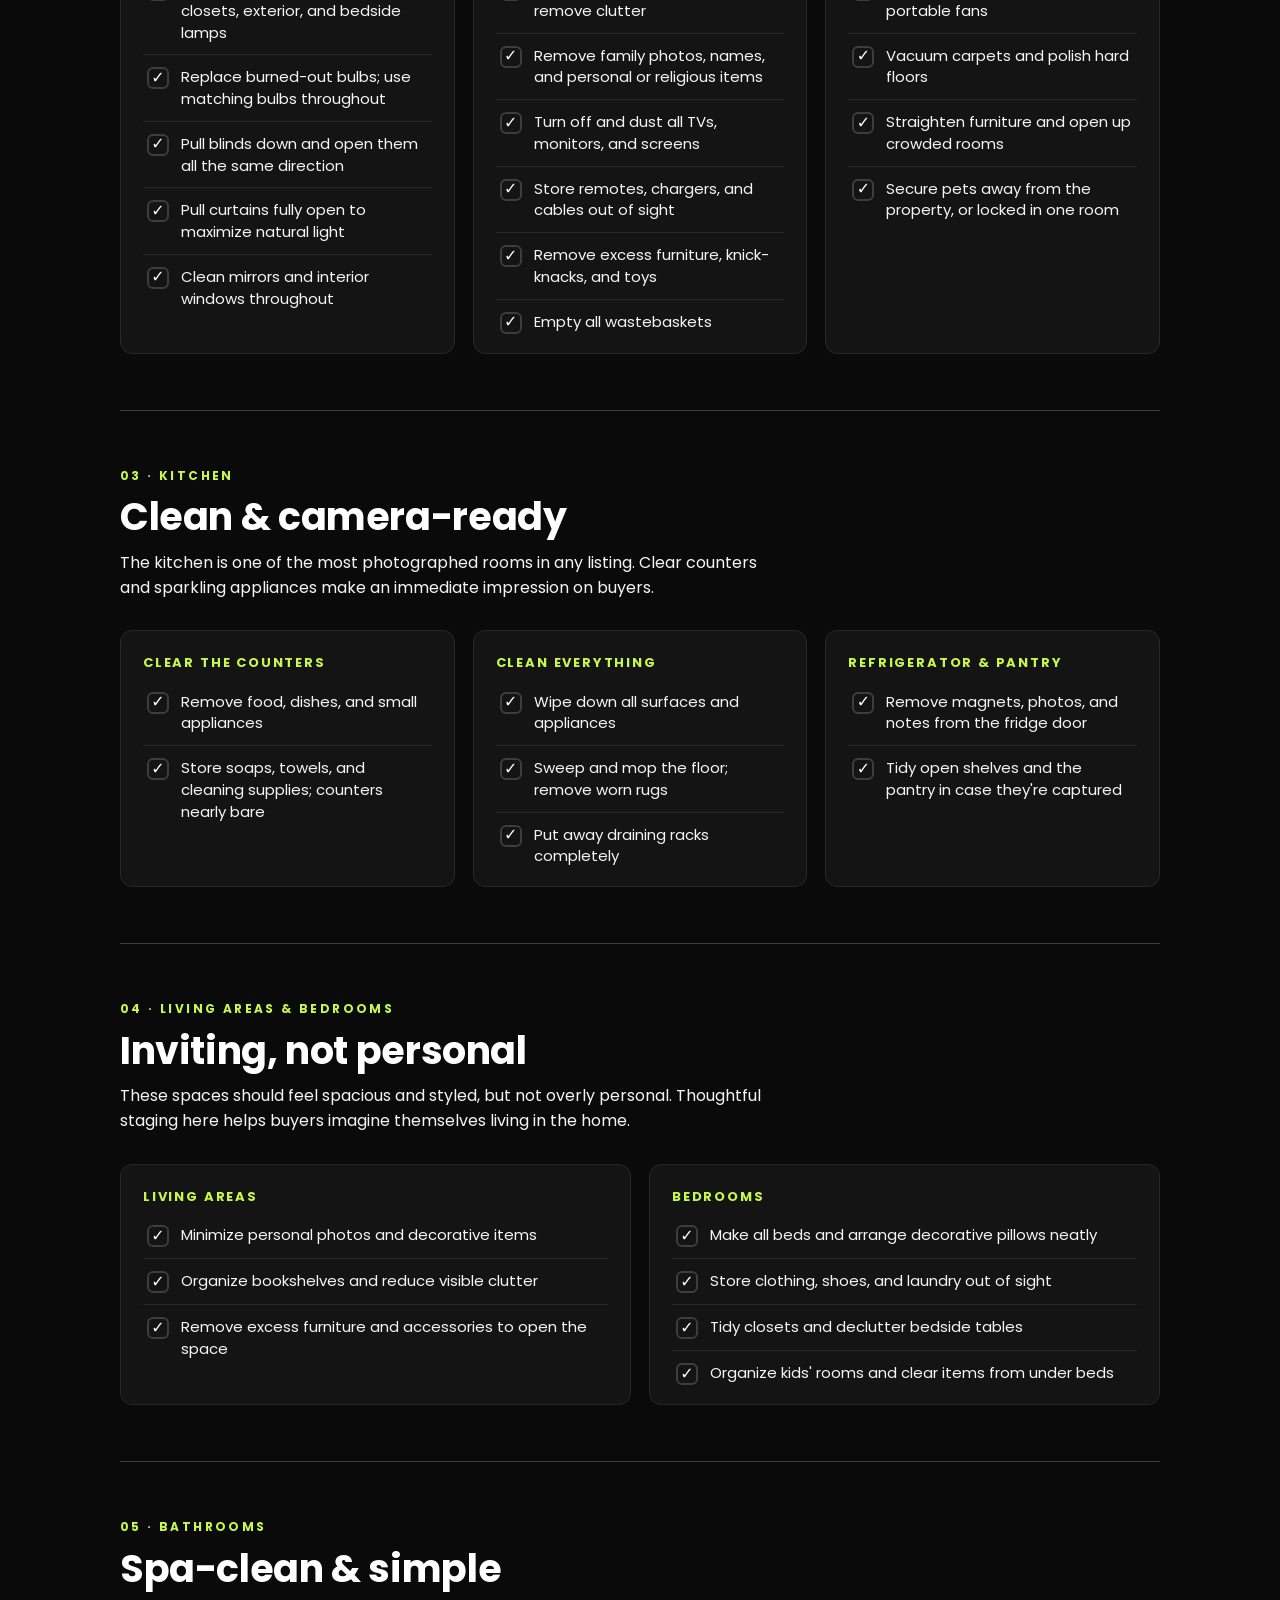
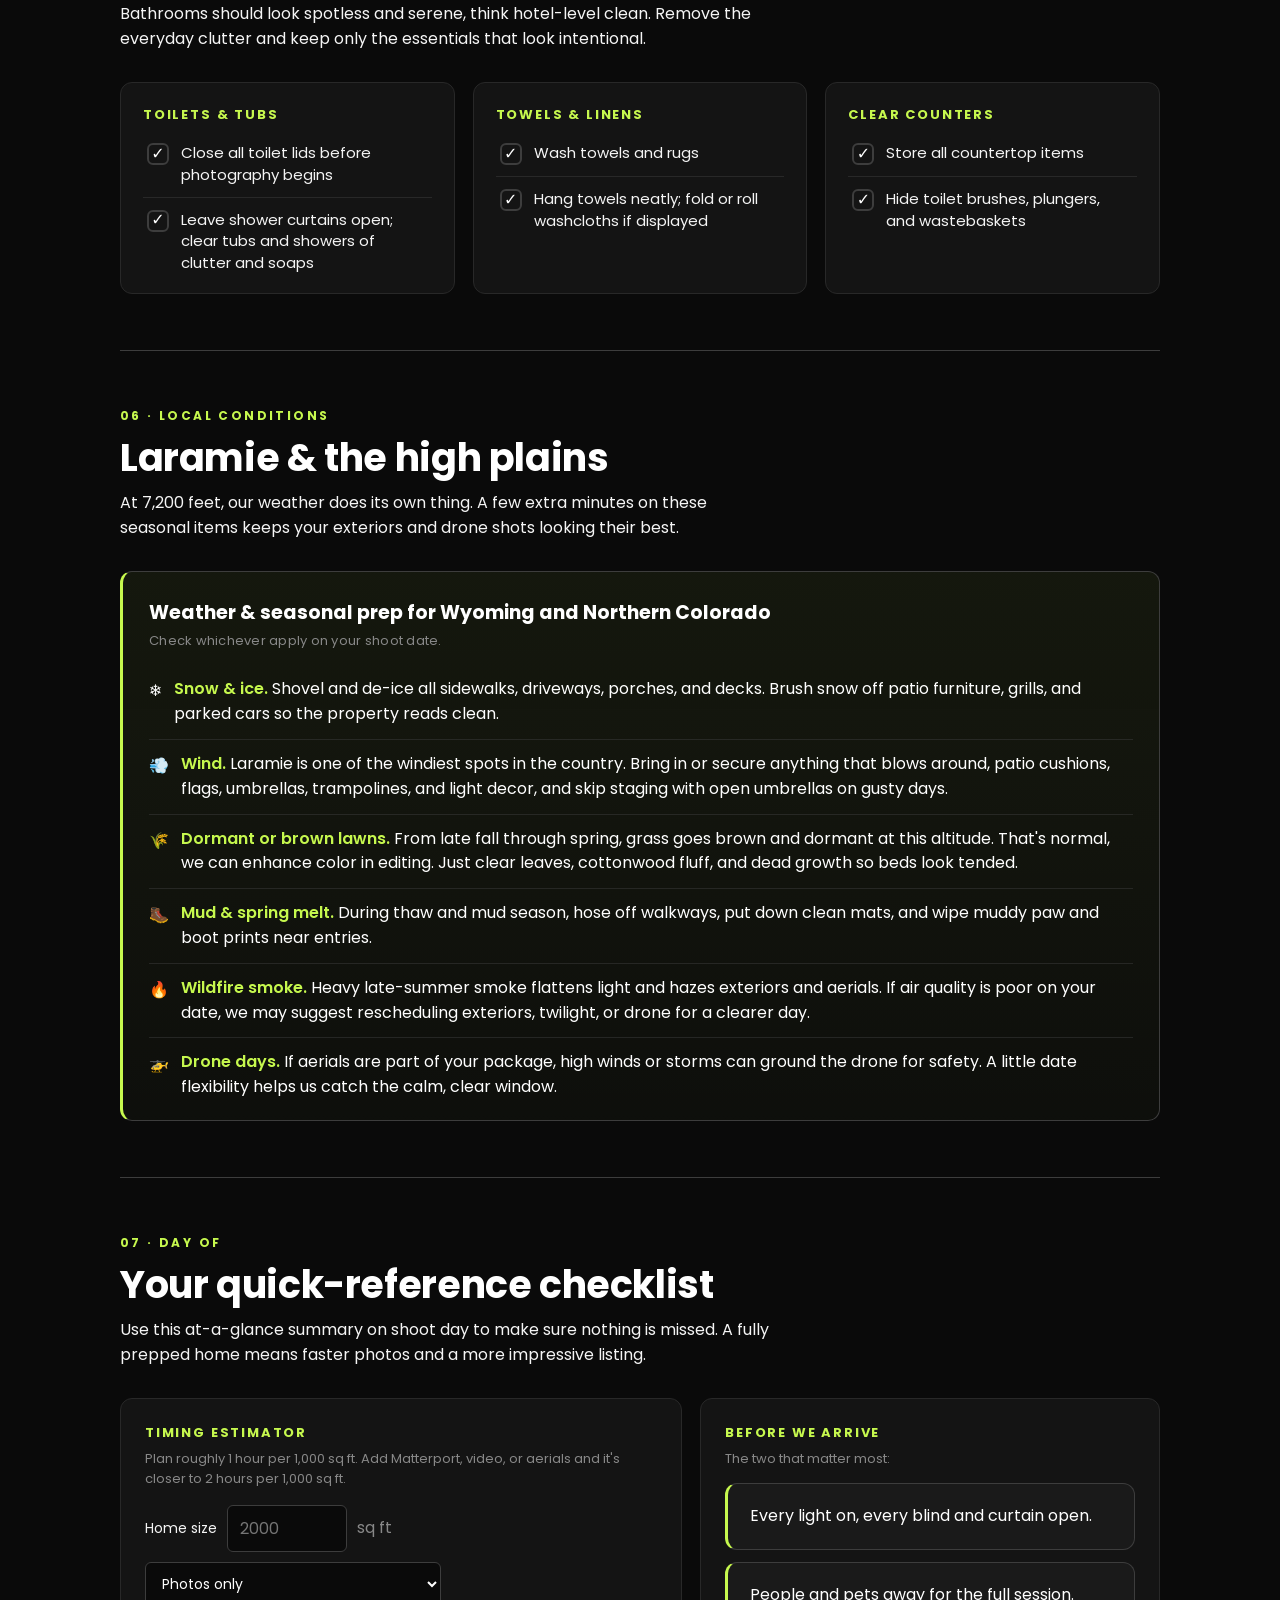
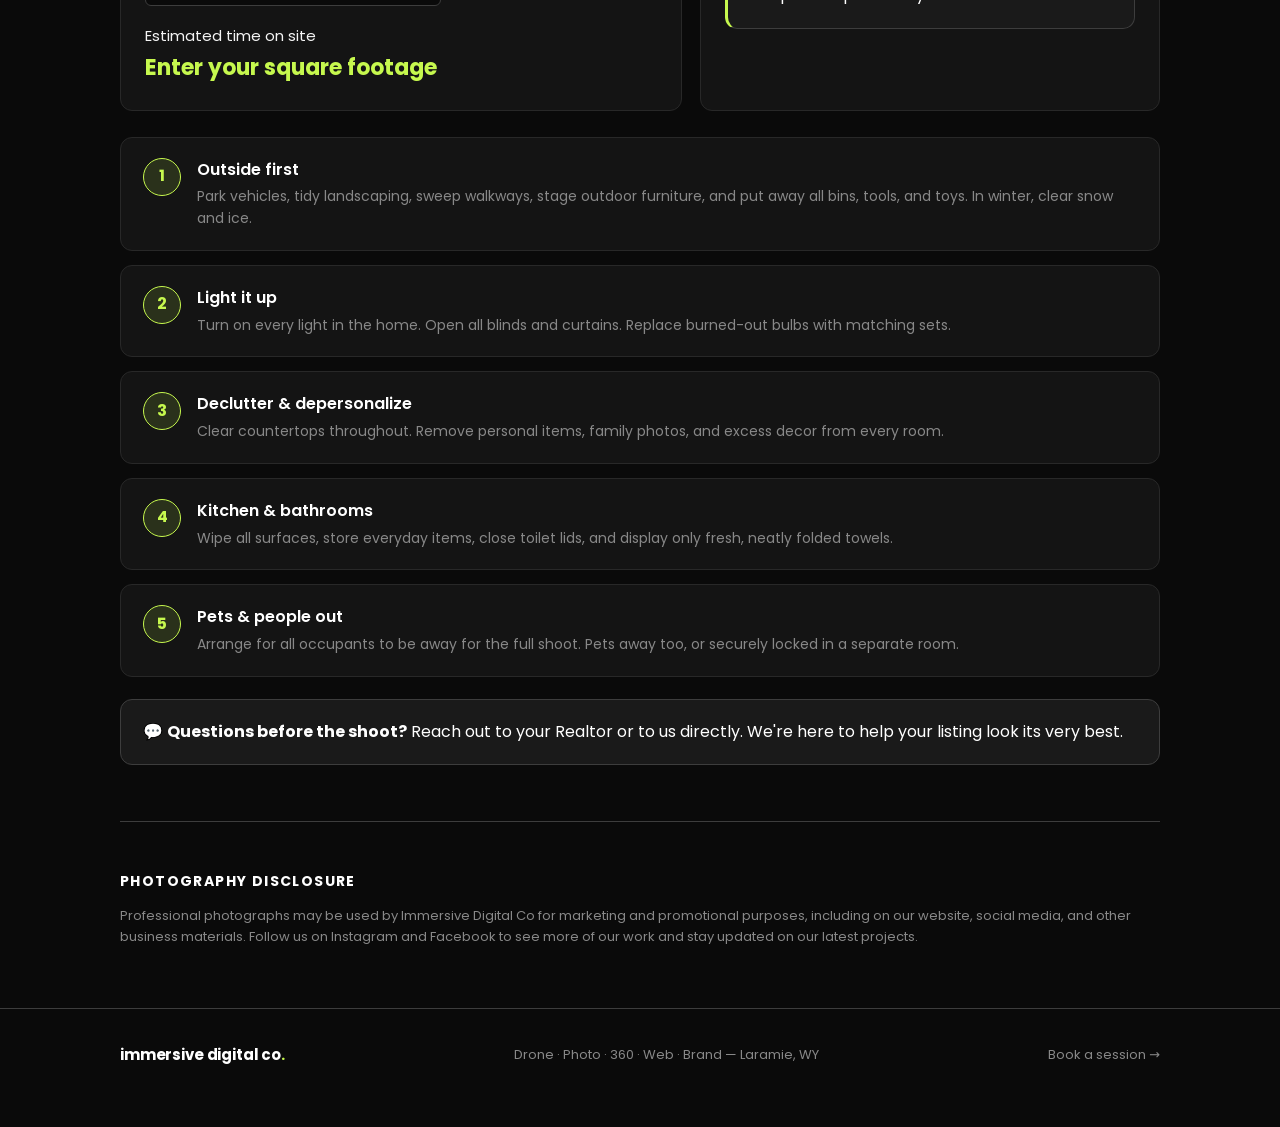
<file: prep/prep_list_owner.html>
<!doctype html>
<html lang="en">
<head>
<meta charset="utf-8">
<meta name="viewport" content="width=device-width, initial-scale=1">
<meta name="robots" content="noindex, nofollow">
<title>Prep Your Home for Photos · Immersive Digital Co</title>
<meta name="description" content="How to prepare your home for a professional real estate photography session with Immersive Digital Co in Laramie, Wyoming and Northern Colorado.">
<link rel="icon" href="../favicon.png">
<link rel="preconnect" href="https://fonts.googleapis.com">
<link rel="preconnect" href="https://fonts.gstatic.com" crossorigin>
<link href="https://fonts.googleapis.com/css2?family=Poppins:wght@400;500;600;700&display=swap" rel="stylesheet">
<style>
:root{
  --lime:#C6F84E; --lime-deep:#A8DA32; --lime-soft:rgba(198,248,78,.12);
  --black:#0A0A0A; --graphite:#1A1A1A; --card:#141414; --charcoal:#282828;
  --gray:#888; --gray-soft:#3D3D3D; --offwhite:#F5F5F5; --white:#fff;
  --font:"Poppins","Inter",system-ui,-apple-system,"Segoe UI",sans-serif;
}
*,*::before,*::after{box-sizing:border-box}
html{scroll-behavior:smooth}
body{
  margin:0; font-family:var(--font); background:var(--black); color:var(--white);
  font-size:16px; line-height:1.55; -webkit-font-smoothing:antialiased; text-rendering:optimizeLegibility;
}
a{color:var(--lime); text-decoration:none}
a:hover{color:var(--lime-deep)}
.wrap{max-width:1080px; margin:0 auto; padding:0 20px}

/* ---- sticky top bar + progress ---- */
.topbar{
  position:sticky; top:0; z-index:50; background:rgba(10,10,10,.88);
  backdrop-filter:blur(10px); border-bottom:1px solid var(--gray-soft);
}
.topbar .wrap{display:flex; align-items:center; justify-content:space-between; height:58px}
.wordmark{font-weight:700; letter-spacing:-.01em; text-transform:lowercase; font-size:16px; color:#fff}
.wordmark b{color:var(--lime)}
.progwrap{display:flex; align-items:center; gap:10px; font-size:12px; color:var(--gray); letter-spacing:.06em}
.progtrack{width:120px; height:6px; border-radius:999px; background:var(--charcoal); overflow:hidden}
.progbar{height:100%; width:0%; background:var(--lime); transition:width .35s cubic-bezier(.22,1,.36,1)}
.progpct{font-weight:600; color:var(--white); min-width:34px; text-align:right}
@media(max-width:560px){
  .topbar .wrap{height:52px}
  .wordmark{font-size:14px}
  .progwrap .print-hide{display:none}
  .progtrack{width:72px}
  .chips{top:52px}
}

/* ---- hero ---- */
.hero{position:relative; padding:88px 0 64px; overflow:hidden; border-bottom:1px solid var(--gray-soft)}
.hero::before{
  content:""; position:absolute; inset:0; z-index:0;
  background:radial-gradient(1200px 500px at 78% -10%, var(--lime-soft), transparent 60%);
}
.hero .wrap{position:relative; z-index:1}
.eyebrow{font-size:12px; font-weight:700; letter-spacing:.22em; text-transform:uppercase; color:var(--lime); margin:0 0 16px}
.hero h1{font-weight:700; font-size:clamp(34px,6vw,60px); line-height:1.05; letter-spacing:-.02em; margin:0 0 20px; text-wrap:balance}
.hero p{max-width:62ch; color:var(--offwhite); font-size:17px; margin:0 0 14px}
.hero .fine{color:var(--gray); font-size:14px; max-width:62ch}
.rule{height:2px; border:0; width:100%; margin:26px 0; background:linear-gradient(to right,var(--lime) 0%,var(--lime) 70%,rgba(198,248,78,0) 100%)}
.cta-row{display:flex; flex-wrap:wrap; gap:12px; margin-top:28px}
.btn{
  display:inline-flex; align-items:center; gap:8px; font-weight:600; font-size:15px; cursor:pointer;
  padding:13px 24px; border-radius:6px; border:1px solid var(--lime); background:var(--lime); color:var(--black);
  transition:background .16s,box-shadow .16s,transform .16s; text-decoration:none;
}
.btn:hover{background:var(--lime-deep); border-color:var(--lime-deep); color:var(--black); box-shadow:0 10px 28px -10px rgba(198,248,78,.45)}
.btn.ghost{background:transparent; color:#fff; border-color:var(--gray-soft)}
.btn.ghost:hover{background:var(--graphite); color:#fff; box-shadow:none; border-color:var(--charcoal)}

/* ---- section anchors nav ---- */
.chips{position:sticky; top:58px; z-index:40; background:rgba(10,10,10,.9); backdrop-filter:blur(8px);
  border-bottom:1px solid var(--gray-soft); padding:12px 0}
.chips .wrap{display:flex; gap:8px; overflow-x:auto; -webkit-overflow-scrolling:touch; scrollbar-width:none}
.chips .wrap::-webkit-scrollbar{display:none}
.chip{white-space:nowrap; font-size:13px; font-weight:600; letter-spacing:.02em; color:var(--gray);
  border:1px solid var(--gray-soft); border-radius:999px; padding:7px 15px; transition:.16s}
.chip:hover{color:#fff; border-color:var(--charcoal)}
.chip.active{color:var(--black); background:var(--lime); border-color:var(--lime)}

/* ---- sections ---- */
section.block{padding:56px 0; border-bottom:1px solid var(--gray-soft); scroll-margin-top:120px}
.sec-eyebrow{font-size:12px; font-weight:700; letter-spacing:.2em; text-transform:uppercase; color:var(--lime); margin:0 0 10px}
.block h2{font-weight:700; font-size:clamp(26px,4vw,38px); line-height:1.15; letter-spacing:-.01em; margin:0 0 12px}
.block .lead{color:var(--offwhite); max-width:66ch; margin:0 0 30px; font-size:16px}
.grid{display:grid; grid-template-columns:repeat(auto-fit,minmax(280px,1fr)); gap:18px}
.pcard{background:var(--card); border:1px solid var(--charcoal); border-radius:12px; padding:22px 22px 8px}
.pcard h3{font-size:13px; font-weight:700; letter-spacing:.14em; text-transform:uppercase; color:var(--lime); margin:0 0 6px}

/* ---- check items ---- */
ul.checks{list-style:none; margin:0; padding:0}
ul.checks li{margin:0}
.check{display:flex; gap:12px; align-items:flex-start; padding:11px 4px; cursor:pointer; user-select:none;
  border-bottom:1px solid rgba(61,61,61,.5)}
.pcard ul.checks li:last-child .check{border-bottom:0}
.check input{position:absolute; opacity:0; width:0; height:0}
.box{flex:0 0 auto; width:22px; height:22px; border-radius:6px; border:2px solid var(--gray-soft);
  margin-top:1px; display:flex; align-items:center; justify-content:center; transition:.16s; background:transparent}
.box svg{width:13px; height:13px; opacity:0; transform:scale(.5); transition:.16s}
.check .txt{font-size:15px; color:var(--offwhite); line-height:1.45; transition:.16s}
.check:hover .box{border-color:var(--lime)}
.check.done .box{background:var(--lime); border-color:var(--lime)}
.check.done .box svg{opacity:1; transform:scale(1)}
.check.done .txt{color:var(--gray); text-decoration:line-through; text-decoration-color:var(--gray-soft)}

/* ---- local conditions callout ---- */
.local{background:linear-gradient(180deg,rgba(198,248,78,.06),rgba(198,248,78,.02));
  border:1px solid var(--gray-soft); border-left:3px solid var(--lime); border-radius:12px; padding:26px 26px 8px; margin-top:8px}
.local h3{margin:0 0 4px; font-size:19px; font-weight:700; color:#fff}
.local .sub{color:var(--gray); font-size:13px; margin:0 0 14px; letter-spacing:.02em}
.local ul{list-style:none; margin:0; padding:0}
.local li{padding:12px 0; border-bottom:1px solid rgba(61,61,61,.5); display:flex; gap:12px; align-items:flex-start}
.local li:last-child{border-bottom:0}
.local li b{color:var(--lime); font-weight:600}
.local .ic{flex:0 0 auto; margin-top:2px}

/* ---- timing estimator ---- */
.tools{display:grid; grid-template-columns:1.1fr .9fr; gap:18px; margin-top:8px}
@media(max-width:720px){.tools{grid-template-columns:1fr}}
.tool{background:var(--card); border:1px solid var(--charcoal); border-radius:12px; padding:24px}
.tool h3{margin:0 0 6px; font-size:13px; font-weight:700; letter-spacing:.14em; text-transform:uppercase; color:var(--lime)}
.tool p.note{color:var(--gray); font-size:13px; margin:0 0 16px}
.estrow{display:flex; gap:10px; align-items:center; flex-wrap:wrap}
.estrow label{font-size:14px; color:var(--offwhite)}
.estrow input{width:120px; background:var(--black); border:1px solid var(--gray-soft); border-radius:6px;
  color:#fff; font-family:inherit; font-size:16px; padding:10px 12px}
.estrow input:focus{outline:none; border-color:var(--lime)}
.estrow select{background:var(--black); border:1px solid var(--gray-soft); border-radius:6px; color:#fff;
  font-family:inherit; font-size:14px; padding:10px 12px}
.estout{margin-top:18px; font-size:15px; color:var(--offwhite)}
.estout b{color:var(--lime); font-size:22px; font-weight:700; display:block; margin-top:4px}

/* ---- quick checklist / steps ---- */
.steps{counter-reset:step; display:grid; gap:14px}
.step{display:flex; gap:16px; background:var(--card); border:1px solid var(--charcoal); border-radius:12px; padding:20px 22px}
.step .num{counter-increment:step; flex:0 0 auto; width:38px; height:38px; border-radius:999px; background:var(--lime-soft);
  border:1px solid var(--lime); color:var(--lime); font-weight:700; display:flex; align-items:center; justify-content:center; font-size:16px}
.step .num::before{content:counter(step)}
.step h4{margin:0 0 4px; font-size:16px; font-weight:600; color:#fff}
.step p{margin:0; color:var(--gray); font-size:14px}

/* ---- info notes ---- */
.note-card{background:var(--graphite); border:1px solid var(--gray-soft); border-radius:12px; padding:20px 22px; margin-top:18px}
.note-card b{color:#fff}
.note-card.lime{border-left:3px solid var(--lime)}

/* ---- disclosure + footer ---- */
.disclosure{padding:48px 0; color:var(--gray); font-size:13px; line-height:1.6}
.disclosure h4{color:#fff; font-size:14px; letter-spacing:.1em; text-transform:uppercase; margin:0 0 10px}
footer{border-top:1px solid var(--gray-soft); padding:34px 0 60px; color:var(--gray); font-size:13px}
footer .wrap{display:flex; flex-wrap:wrap; gap:14px; justify-content:space-between; align-items:center}
footer a{color:var(--gray)}
footer a:hover{color:var(--lime)}

/* ---- print ---- */
@media print{
  .topbar,.chips,.cta-row,.tool,.print-hide{display:none !important}
  body{background:#fff; color:#000}
  .hero,section.block,footer{border-color:#ccc}
  .hero::before,.local{background:none}
  .pcard,.step,.note-card,.local{border:1px solid #bbb; break-inside:avoid}
  .eyebrow,.sec-eyebrow,.pcard h3,.local h3,.step .num{color:#000 !important}
  .check .txt,.hero p,.block .lead,.local li{color:#000 !important}
  .box{border-color:#000}
  a{color:#000}
}
</style>
</head>
<body>

<!-- ============ TOP BAR ============ -->
<div class="topbar">
  <div class="wrap">
    <a class="wordmark" href="https://immersivedigital.co">immersive digital co<b>.</b></a>
    <div class="progwrap">
      <span class="print-hide">Prep complete</span>
      <div class="progtrack"><div class="progbar" id="progbar"></div></div>
      <span class="progpct" id="progpct">0%</span>
    </div>
  </div>
</div>

<!-- ============ HERO ============ -->
<div class="hero">
  <div class="wrap">
    <p class="eyebrow">Owner Prep Guide · Laramie &amp; Northern Colorado</p>
    <h1>Prepping your home for professional photos</h1>
    <p>A little preparation goes a long way. The more you check off before our photographer arrives, the smoother and faster your session runs, and the better your listing looks.</p>
    <p class="fine">Please have all occupants, including pets, away from the property during the shoot, or at minimum secured in a separate room. If any rooms should be excluded, let us know as early as possible.</p>
    <div class="cta-row">
      <a class="btn" href="#checklist">Jump to quick checklist</a>
      <a class="btn ghost" href="#" id="printBtn">Print / save as PDF</a>
    </div>
  </div>
</div>

<!-- ============ CHIPS ============ -->
<nav class="chips" id="chips">
  <div class="wrap">
    <a class="chip" href="#exterior">Exterior</a>
    <a class="chip" href="#interior">Interior</a>
    <a class="chip" href="#kitchen">Kitchen</a>
    <a class="chip" href="#living">Living &amp; Bedrooms</a>
    <a class="chip" href="#bath">Bathrooms</a>
    <a class="chip" href="#local">Local Conditions</a>
    <a class="chip" href="#checklist">Quick Checklist</a>
  </div>
</nav>

<div class="wrap">

<!-- ============ EXTERIOR ============ -->
<section class="block" id="exterior">
  <p class="sec-eyebrow">01 · Exterior</p>
  <h2>Curb appeal matters</h2>
  <p class="lead">First impressions start outside. A tidy, welcoming exterior sets the tone for every photo that follows.</p>
  <div class="grid">
    <div class="pcard">
      <h3>Vehicles &amp; Storage</h3>
      <ul class="checks">
        <li><label class="check"><input type="checkbox"><span class="box">✓</span><span class="txt">Park vehicles down the street or inside the garage</span></label></li>
        <li><label class="check"><input type="checkbox"><span class="box">✓</span><span class="txt">Store trash and recycling bins in the garage or shed</span></label></li>
        <li><label class="check"><input type="checkbox"><span class="box">✓</span><span class="txt">Put away garden hoses, tools, and outdoor equipment</span></label></li>
        <li><label class="check"><input type="checkbox"><span class="box">✓</span><span class="txt">Store bikes, toys, and seasonal decor out of sight</span></label></li>
      </ul>
    </div>
    <div class="pcard">
      <h3>Lawn &amp; Landscaping</h3>
      <ul class="checks">
        <li><label class="check"><input type="checkbox"><span class="box">✓</span><span class="txt">Mow the lawn and rake up leaves and cottonwood debris</span></label></li>
        <li><label class="check"><input type="checkbox"><span class="box">✓</span><span class="txt">Pull weeds and remove any dead plants</span></label></li>
        <li><label class="check"><input type="checkbox"><span class="box">✓</span><span class="txt">Refresh mulch or rock beds for a polished look</span></label></li>
        <li><label class="check"><input type="checkbox"><span class="box">✓</span><span class="txt">Clear pine needles and foliage from the roof and gutters</span></label></li>
      </ul>
    </div>
    <div class="pcard">
      <h3>Cleaning &amp; Staging</h3>
      <ul class="checks">
        <li><label class="check"><input type="checkbox"><span class="box">✓</span><span class="txt">Sweep walkways, porches, and all outdoor spaces</span></label></li>
        <li><label class="check"><input type="checkbox"><span class="box">✓</span><span class="txt">Wash windows and glass doors</span></label></li>
        <li><label class="check"><input type="checkbox"><span class="box">✓</span><span class="txt">Clean and straighten outdoor furniture</span></label></li>
        <li><label class="check"><input type="checkbox"><span class="box">✓</span><span class="txt">Add pillows and open umbrellas to stage the space (calm days only)</span></label></li>
      </ul>
    </div>
  </div>
</section>

<!-- ============ INTERIOR ============ -->
<section class="block" id="interior">
  <p class="sec-eyebrow">02 · Interior</p>
  <h2>Set the stage</h2>
  <p class="lead">A clean, bright, and decluttered interior photographs beautifully. These steps help every room look its absolute best on camera.</p>
  <div class="grid">
    <div class="pcard">
      <h3>Lighting &amp; Windows</h3>
      <ul class="checks">
        <li><label class="check"><input type="checkbox"><span class="box">✓</span><span class="txt">Turn on every light, including closets, exterior, and bedside lamps</span></label></li>
        <li><label class="check"><input type="checkbox"><span class="box">✓</span><span class="txt">Replace burned-out bulbs; use matching bulbs throughout</span></label></li>
        <li><label class="check"><input type="checkbox"><span class="box">✓</span><span class="txt">Pull blinds down and open them all the same direction</span></label></li>
        <li><label class="check"><input type="checkbox"><span class="box">✓</span><span class="txt">Pull curtains fully open to maximize natural light</span></label></li>
        <li><label class="check"><input type="checkbox"><span class="box">✓</span><span class="txt">Clean mirrors and interior windows throughout</span></label></li>
      </ul>
    </div>
    <div class="pcard">
      <h3>Declutter &amp; Depersonalize</h3>
      <ul class="checks">
        <li><label class="check"><input type="checkbox"><span class="box">✓</span><span class="txt">Clear all countertops and remove clutter</span></label></li>
        <li><label class="check"><input type="checkbox"><span class="box">✓</span><span class="txt">Remove family photos, names, and personal or religious items</span></label></li>
        <li><label class="check"><input type="checkbox"><span class="box">✓</span><span class="txt">Turn off and dust all TVs, monitors, and screens</span></label></li>
        <li><label class="check"><input type="checkbox"><span class="box">✓</span><span class="txt">Store remotes, chargers, and cables out of sight</span></label></li>
        <li><label class="check"><input type="checkbox"><span class="box">✓</span><span class="txt">Remove excess furniture, knick-knacks, and toys</span></label></li>
        <li><label class="check"><input type="checkbox"><span class="box">✓</span><span class="txt">Empty all wastebaskets</span></label></li>
      </ul>
    </div>
    <div class="pcard">
      <h3>Quick Room Resets</h3>
      <ul class="checks">
        <li><label class="check"><input type="checkbox"><span class="box">✓</span><span class="txt">Turn off all ceiling fans; store portable fans</span></label></li>
        <li><label class="check"><input type="checkbox"><span class="box">✓</span><span class="txt">Vacuum carpets and polish hard floors</span></label></li>
        <li><label class="check"><input type="checkbox"><span class="box">✓</span><span class="txt">Straighten furniture and open up crowded rooms</span></label></li>
        <li><label class="check"><input type="checkbox"><span class="box">✓</span><span class="txt">Secure pets away from the property, or locked in one room</span></label></li>
      </ul>
    </div>
  </div>
</section>

<!-- ============ KITCHEN ============ -->
<section class="block" id="kitchen">
  <p class="sec-eyebrow">03 · Kitchen</p>
  <h2>Clean &amp; camera-ready</h2>
  <p class="lead">The kitchen is one of the most photographed rooms in any listing. Clear counters and sparkling appliances make an immediate impression on buyers.</p>
  <div class="grid">
    <div class="pcard">
      <h3>Clear the Counters</h3>
      <ul class="checks">
        <li><label class="check"><input type="checkbox"><span class="box">✓</span><span class="txt">Remove food, dishes, and small appliances</span></label></li>
        <li><label class="check"><input type="checkbox"><span class="box">✓</span><span class="txt">Store soaps, towels, and cleaning supplies; counters nearly bare</span></label></li>
      </ul>
    </div>
    <div class="pcard">
      <h3>Clean Everything</h3>
      <ul class="checks">
        <li><label class="check"><input type="checkbox"><span class="box">✓</span><span class="txt">Wipe down all surfaces and appliances</span></label></li>
        <li><label class="check"><input type="checkbox"><span class="box">✓</span><span class="txt">Sweep and mop the floor; remove worn rugs</span></label></li>
        <li><label class="check"><input type="checkbox"><span class="box">✓</span><span class="txt">Put away draining racks completely</span></label></li>
      </ul>
    </div>
    <div class="pcard">
      <h3>Refrigerator &amp; Pantry</h3>
      <ul class="checks">
        <li><label class="check"><input type="checkbox"><span class="box">✓</span><span class="txt">Remove magnets, photos, and notes from the fridge door</span></label></li>
        <li><label class="check"><input type="checkbox"><span class="box">✓</span><span class="txt">Tidy open shelves and the pantry in case they're captured</span></label></li>
      </ul>
    </div>
  </div>
</section>

<!-- ============ LIVING & BEDROOMS ============ -->
<section class="block" id="living">
  <p class="sec-eyebrow">04 · Living Areas &amp; Bedrooms</p>
  <h2>Inviting, not personal</h2>
  <p class="lead">These spaces should feel spacious and styled, but not overly personal. Thoughtful staging here helps buyers imagine themselves living in the home.</p>
  <div class="grid">
    <div class="pcard">
      <h3>Living Areas</h3>
      <ul class="checks">
        <li><label class="check"><input type="checkbox"><span class="box">✓</span><span class="txt">Minimize personal photos and decorative items</span></label></li>
        <li><label class="check"><input type="checkbox"><span class="box">✓</span><span class="txt">Organize bookshelves and reduce visible clutter</span></label></li>
        <li><label class="check"><input type="checkbox"><span class="box">✓</span><span class="txt">Remove excess furniture and accessories to open the space</span></label></li>
      </ul>
    </div>
    <div class="pcard">
      <h3>Bedrooms</h3>
      <ul class="checks">
        <li><label class="check"><input type="checkbox"><span class="box">✓</span><span class="txt">Make all beds and arrange decorative pillows neatly</span></label></li>
        <li><label class="check"><input type="checkbox"><span class="box">✓</span><span class="txt">Store clothing, shoes, and laundry out of sight</span></label></li>
        <li><label class="check"><input type="checkbox"><span class="box">✓</span><span class="txt">Tidy closets and declutter bedside tables</span></label></li>
        <li><label class="check"><input type="checkbox"><span class="box">✓</span><span class="txt">Organize kids' rooms and clear items from under beds</span></label></li>
      </ul>
    </div>
  </div>
</section>

<!-- ============ BATHROOMS ============ -->
<section class="block" id="bath">
  <p class="sec-eyebrow">05 · Bathrooms</p>
  <h2>Spa-clean &amp; simple</h2>
  <p class="lead">Bathrooms should look spotless and serene, think hotel-level clean. Remove the everyday clutter and keep only the essentials that look intentional.</p>
  <div class="grid">
    <div class="pcard">
      <h3>Toilets &amp; Tubs</h3>
      <ul class="checks">
        <li><label class="check"><input type="checkbox"><span class="box">✓</span><span class="txt">Close all toilet lids before photography begins</span></label></li>
        <li><label class="check"><input type="checkbox"><span class="box">✓</span><span class="txt">Leave shower curtains open; clear tubs and showers of clutter and soaps</span></label></li>
      </ul>
    </div>
    <div class="pcard">
      <h3>Towels &amp; Linens</h3>
      <ul class="checks">
        <li><label class="check"><input type="checkbox"><span class="box">✓</span><span class="txt">Wash towels and rugs</span></label></li>
        <li><label class="check"><input type="checkbox"><span class="box">✓</span><span class="txt">Hang towels neatly; fold or roll washcloths if displayed</span></label></li>
      </ul>
    </div>
    <div class="pcard">
      <h3>Clear Counters</h3>
      <ul class="checks">
        <li><label class="check"><input type="checkbox"><span class="box">✓</span><span class="txt">Store all countertop items</span></label></li>
        <li><label class="check"><input type="checkbox"><span class="box">✓</span><span class="txt">Hide toilet brushes, plungers, and wastebaskets</span></label></li>
      </ul>
    </div>
  </div>
</section>

<!-- ============ LOCAL CONDITIONS ============ -->
<section class="block" id="local">
  <p class="sec-eyebrow">06 · Local Conditions</p>
  <h2>Laramie &amp; the high plains</h2>
  <p class="lead">At 7,200 feet, our weather does its own thing. A few extra minutes on these seasonal items keeps your exteriors and drone shots looking their best.</p>
  <div class="local">
    <h3>Weather &amp; seasonal prep for Wyoming and Northern Colorado</h3>
    <p class="sub">Check whichever apply on your shoot date.</p>
    <ul>
      <li><span class="ic">❄️</span><span><b>Snow &amp; ice.</b> Shovel and de-ice all sidewalks, driveways, porches, and decks. Brush snow off patio furniture, grills, and parked cars so the property reads clean.</span></li>
      <li><span class="ic">💨</span><span><b>Wind.</b> Laramie is one of the windiest spots in the country. Bring in or secure anything that blows around, patio cushions, flags, umbrellas, trampolines, and light decor, and skip staging with open umbrellas on gusty days.</span></li>
      <li><span class="ic">🌾</span><span><b>Dormant or brown lawns.</b> From late fall through spring, grass goes brown and dormant at this altitude. That's normal, we can enhance color in editing. Just clear leaves, cottonwood fluff, and dead growth so beds look tended.</span></li>
      <li><span class="ic">🥾</span><span><b>Mud &amp; spring melt.</b> During thaw and mud season, hose off walkways, put down clean mats, and wipe muddy paw and boot prints near entries.</span></li>
      <li><span class="ic">🔥</span><span><b>Wildfire smoke.</b> Heavy late-summer smoke flattens light and hazes exteriors and aerials. If air quality is poor on your date, we may suggest rescheduling exteriors, twilight, or drone for a clearer day.</span></li>
      <li><span class="ic">🚁</span><span><b>Drone days.</b> If aerials are part of your package, high winds or storms can ground the drone for safety. A little date flexibility helps us catch the calm, clear window.</span></li>
    </ul>
  </div>
</section>

<!-- ============ QUICK CHECKLIST ============ -->
<section class="block" id="checklist">
  <p class="sec-eyebrow">07 · Day Of</p>
  <h2>Your quick-reference checklist</h2>
  <p class="lead">Use this at-a-glance summary on shoot day to make sure nothing is missed. A fully prepped home means faster photos and a more impressive listing.</p>

  <div class="tools">
    <div class="tool">
      <h3>Timing estimator</h3>
      <p class="note">Plan roughly 1 hour per 1,000 sq ft. Add Matterport, video, or aerials and it's closer to 2 hours per 1,000 sq ft.</p>
      <div class="estrow">
        <label for="sqft">Home size</label>
        <input type="number" id="sqft" min="0" step="100" placeholder="2000" inputmode="numeric">
        <span style="color:var(--gray)">sq ft</span>
        <select id="pkg">
          <option value="1">Photos only</option>
          <option value="2">Photos + Matterport / video / drone</option>
        </select>
      </div>
      <div class="estout">Estimated time on site<b id="estval">Enter your square footage</b></div>
    </div>
    <div class="tool">
      <h3>Before we arrive</h3>
      <p class="note" style="margin-bottom:14px">The two that matter most:</p>
      <div class="note-card lime" style="margin:0 0 12px">Every light on, every blind and curtain open.</div>
      <div class="note-card lime" style="margin:0">People and pets away for the full session.</div>
    </div>
  </div>

  <div class="steps" style="margin-top:26px">
    <div class="step"><span class="num"></span><div><h4>Outside first</h4><p>Park vehicles, tidy landscaping, sweep walkways, stage outdoor furniture, and put away all bins, tools, and toys. In winter, clear snow and ice.</p></div></div>
    <div class="step"><span class="num"></span><div><h4>Light it up</h4><p>Turn on every light in the home. Open all blinds and curtains. Replace burned-out bulbs with matching sets.</p></div></div>
    <div class="step"><span class="num"></span><div><h4>Declutter &amp; depersonalize</h4><p>Clear countertops throughout. Remove personal items, family photos, and excess decor from every room.</p></div></div>
    <div class="step"><span class="num"></span><div><h4>Kitchen &amp; bathrooms</h4><p>Wipe all surfaces, store everyday items, close toilet lids, and display only fresh, neatly folded towels.</p></div></div>
    <div class="step"><span class="num"></span><div><h4>Pets &amp; people out</h4><p>Arrange for all occupants to be away for the full shoot. Pets away too, or securely locked in a separate room.</p></div></div>
  </div>

  <div class="note-card" style="margin-top:22px">💬 <b>Questions before the shoot?</b> Reach out to your Realtor or to us directly. We're here to help your listing look its very best.</div>
</section>

</div><!-- /.wrap -->

<!-- ============ DISCLOSURE ============ -->
<div class="wrap">
  <div class="disclosure">
    <h4>Photography Disclosure</h4>
    <p>Professional photographs may be used by Immersive Digital Co for marketing and promotional purposes, including on our website, social media, and other business materials. Follow us on Instagram and Facebook to see more of our work and stay updated on our latest projects.</p>
  </div>
</div>

<!-- ============ FOOTER ============ -->
<footer>
  <div class="wrap">
    <a class="wordmark" href="https://immersivedigital.co" style="font-size:15px">immersive digital co<b style="color:var(--lime)">.</b></a>
    <span>Drone · Photo · 360 · Web · Brand — Laramie, WY</span>
    <a href="https://immersivedigital.co/contact">Book a session →</a>
  </div>
</footer>

<script>
(function(){
  var STORAGE_KEY = "idc-prep-owners-v1";
  var checks = Array.prototype.slice.call(document.querySelectorAll(".check"));

  // assign stable ids by index
  checks.forEach(function(c,i){ c.dataset.k = "c"+i; });

  function load(){
    try{ return JSON.parse(localStorage.getItem(STORAGE_KEY) || "{}"); }catch(e){ return {}; }
  }
  function save(state){
    try{ localStorage.setItem(STORAGE_KEY, JSON.stringify(state)); }catch(e){}
  }

  var state = load();

  function apply(c){
    var on = !!state[c.dataset.k];
    c.classList.toggle("done", on);
    var input = c.querySelector("input");
    if(input) input.checked = on;
  }
  function updateProgress(){
    var done = checks.filter(function(c){ return state[c.dataset.k]; }).length;
    var pct = checks.length ? Math.round(done/checks.length*100) : 0;
    document.getElementById("progbar").style.width = pct + "%";
    document.getElementById("progpct").textContent = pct + "%";
  }

  checks.forEach(function(c){
    apply(c);
    c.addEventListener("click", function(e){
      // prevent double toggle from the hidden input
      if(e.target.tagName === "INPUT") return;
      e.preventDefault();
      state[c.dataset.k] = !state[c.dataset.k];
      apply(c); save(state); updateProgress();
    });
    var input = c.querySelector("input");
    if(input){
      input.addEventListener("change", function(){
        state[c.dataset.k] = input.checked;
        apply(c); save(state); updateProgress();
      });
    }
  });
  updateProgress();

  // print
  document.getElementById("printBtn").addEventListener("click", function(e){
    e.preventDefault(); window.print();
  });

  // timing estimator
  var sqft = document.getElementById("sqft");
  var pkg = document.getElementById("pkg");
  var out = document.getElementById("estval");
  function fmt(hours){
    var h = Math.floor(hours);
    var m = Math.round((hours - h) * 60 / 15) * 15;
    if(m === 60){ h += 1; m = 0; }
    var parts = [];
    if(h) parts.push(h + (h===1?" hr":" hrs"));
    if(m) parts.push(m + " min");
    return parts.length ? parts.join(" ") : "under 15 min";
  }
  function estimate(){
    var v = parseFloat(sqft.value);
    if(!v || v <= 0){ out.textContent = "Enter your square footage"; return; }
    var rate = parseFloat(pkg.value); // hours per 1000 sqft
    var hours = (v/1000) * rate;
    if(hours < 0.75) hours = 0.75; // sensible minimum
    out.textContent = "about " + fmt(hours);
  }
  sqft.addEventListener("input", estimate);
  pkg.addEventListener("change", estimate);

  // active chip on scroll
  var chipLinks = Array.prototype.slice.call(document.querySelectorAll(".chip"));
  var sections = chipLinks.map(function(a){ return document.querySelector(a.getAttribute("href")); });
  function onScroll(){
    var y = window.scrollY + 140;
    var idx = 0;
    sections.forEach(function(s,i){ if(s && s.offsetTop <= y) idx = i; });
    chipLinks.forEach(function(a,i){ a.classList.toggle("active", i === idx); });
  }
  window.addEventListener("scroll", onScroll, {passive:true});
  onScroll();
})();
</script>
</body>
</html>
</file>
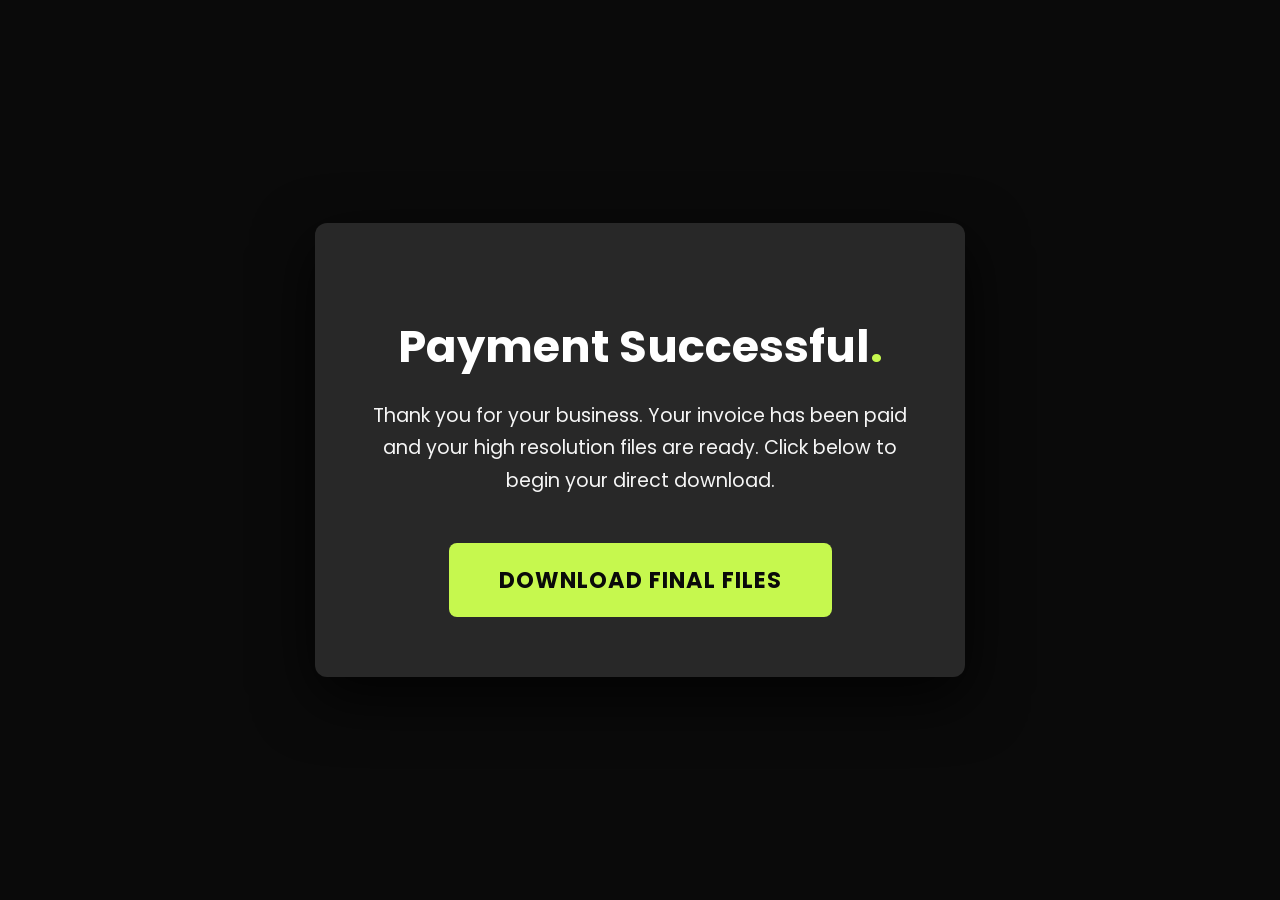
<file: deliverables/romtec/pages/romtex_success.html>
<!DOCTYPE html>
<html lang="en">
<head>
    <meta charset="UTF-8">
    <meta name="viewport" content="width=device-width, initial-scale=1.0">
    <title>Download Success | Immersive Digital Co</title>
    <link rel="icon" type="image/png" href="../../../favicon.png">
    <link rel="preconnect" href="https://fonts.googleapis.com">
    <link rel="preconnect" href="https://fonts.gstatic.com" crossorigin>
    <link href="https://fonts.googleapis.com/css2?family=Poppins:wght@400;600;700;900&display=swap" rel="stylesheet">
    <style>
        *, *::before, *::after {
            box-sizing: border-box;
        }
        body {
            font-family: 'Poppins', sans-serif;
            background-color: #0A0A0A; 
            color: #FFFFFF; 
            margin: 0;
            padding: 100px 20px;
            display: flex;
            align-items: center;
            justify-content: center;
            min-height: 100vh;
        }
        .success-box {
            background-color: #282828; 
            padding: 60px 40px;
            border-radius: 12px;
            box-shadow: 0 20px 60px rgba(0,0,0,0.8);
            max-width: 650px;
            width: 100%;
            text-align: center;
        }
        h1 {
            font-size: 2.8rem;
            margin-bottom: 15px;
            font-weight: 700;
            color: #FFFFFF;
        }
        p {
            color: #F5F5F5; 
            font-size: 1.2rem;
            line-height: 1.7;
            margin-bottom: 45px;
            font-weight: 400;
        }
        .download-button {
            display: inline-block;
            background-color: #C6F84E; 
            color: #0A0A0A; 
            padding: 20px 50px;
            text-decoration: none;
            font-size: 1.4rem;
            font-weight: 700;
            border-radius: 8px;
            transition: background-color 0.3s ease, transform 0.2s ease;
            letter-spacing: 1px;
            text-transform: uppercase;
        }
        .download-button:hover {
            background-color: #b5e63d; 
            transform: translateY(-3px); 
        }
        .download-button:active {
            transform: translateY(1px); 
        }
        .brand-dot {
            color: #C6F84E;
        }
    </style>
</head>
<body>

    <div class="success-box">
        <h1>Payment Successful<span class="brand-dot">.</span></h1>
        <p>Thank you for your business. Your invoice has been paid and your high resolution files are ready. Click below to begin your direct download.</p>
        
        <a href="https://drive.google.com/uc?export=download&id=1zotPomCNoSSKDqlhcIlfs3m8mekjRjbd" class="download-button">Download Final Files</a>
    </div>

</body>
</html>
</file>
